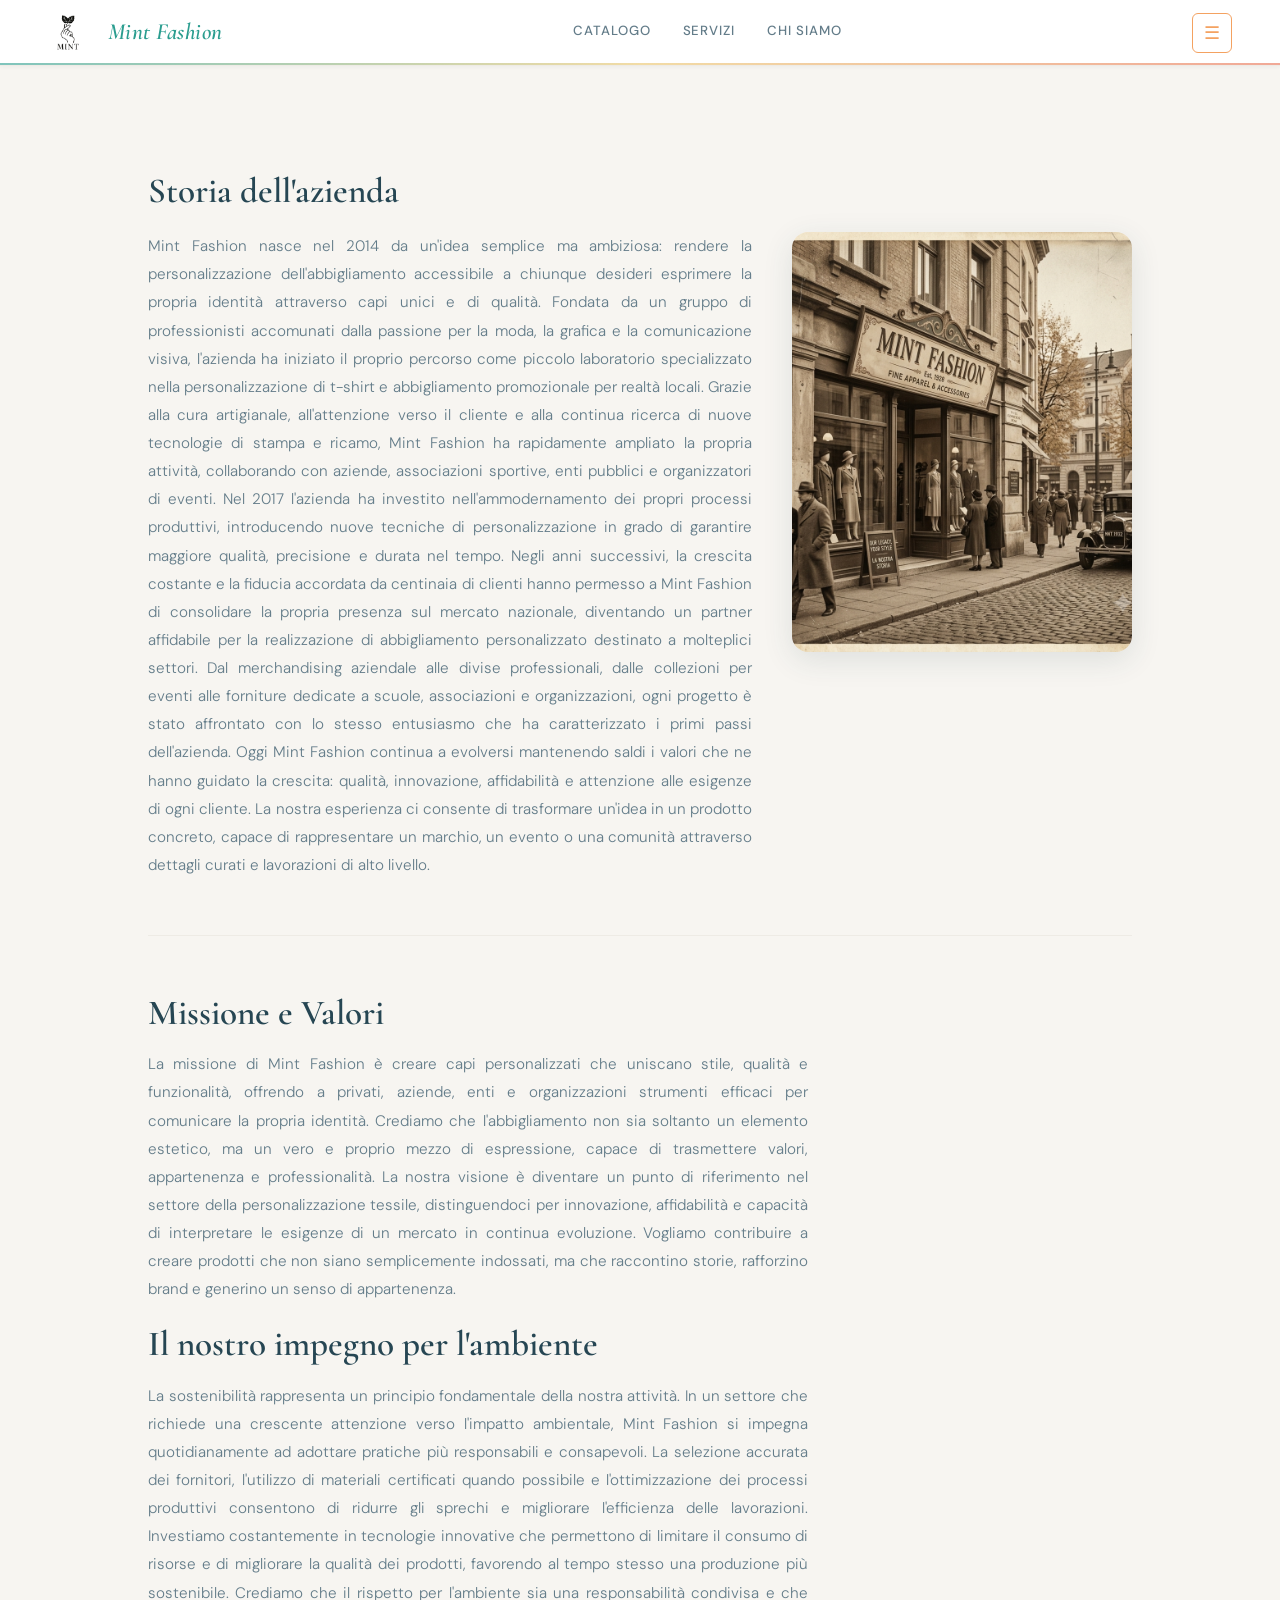
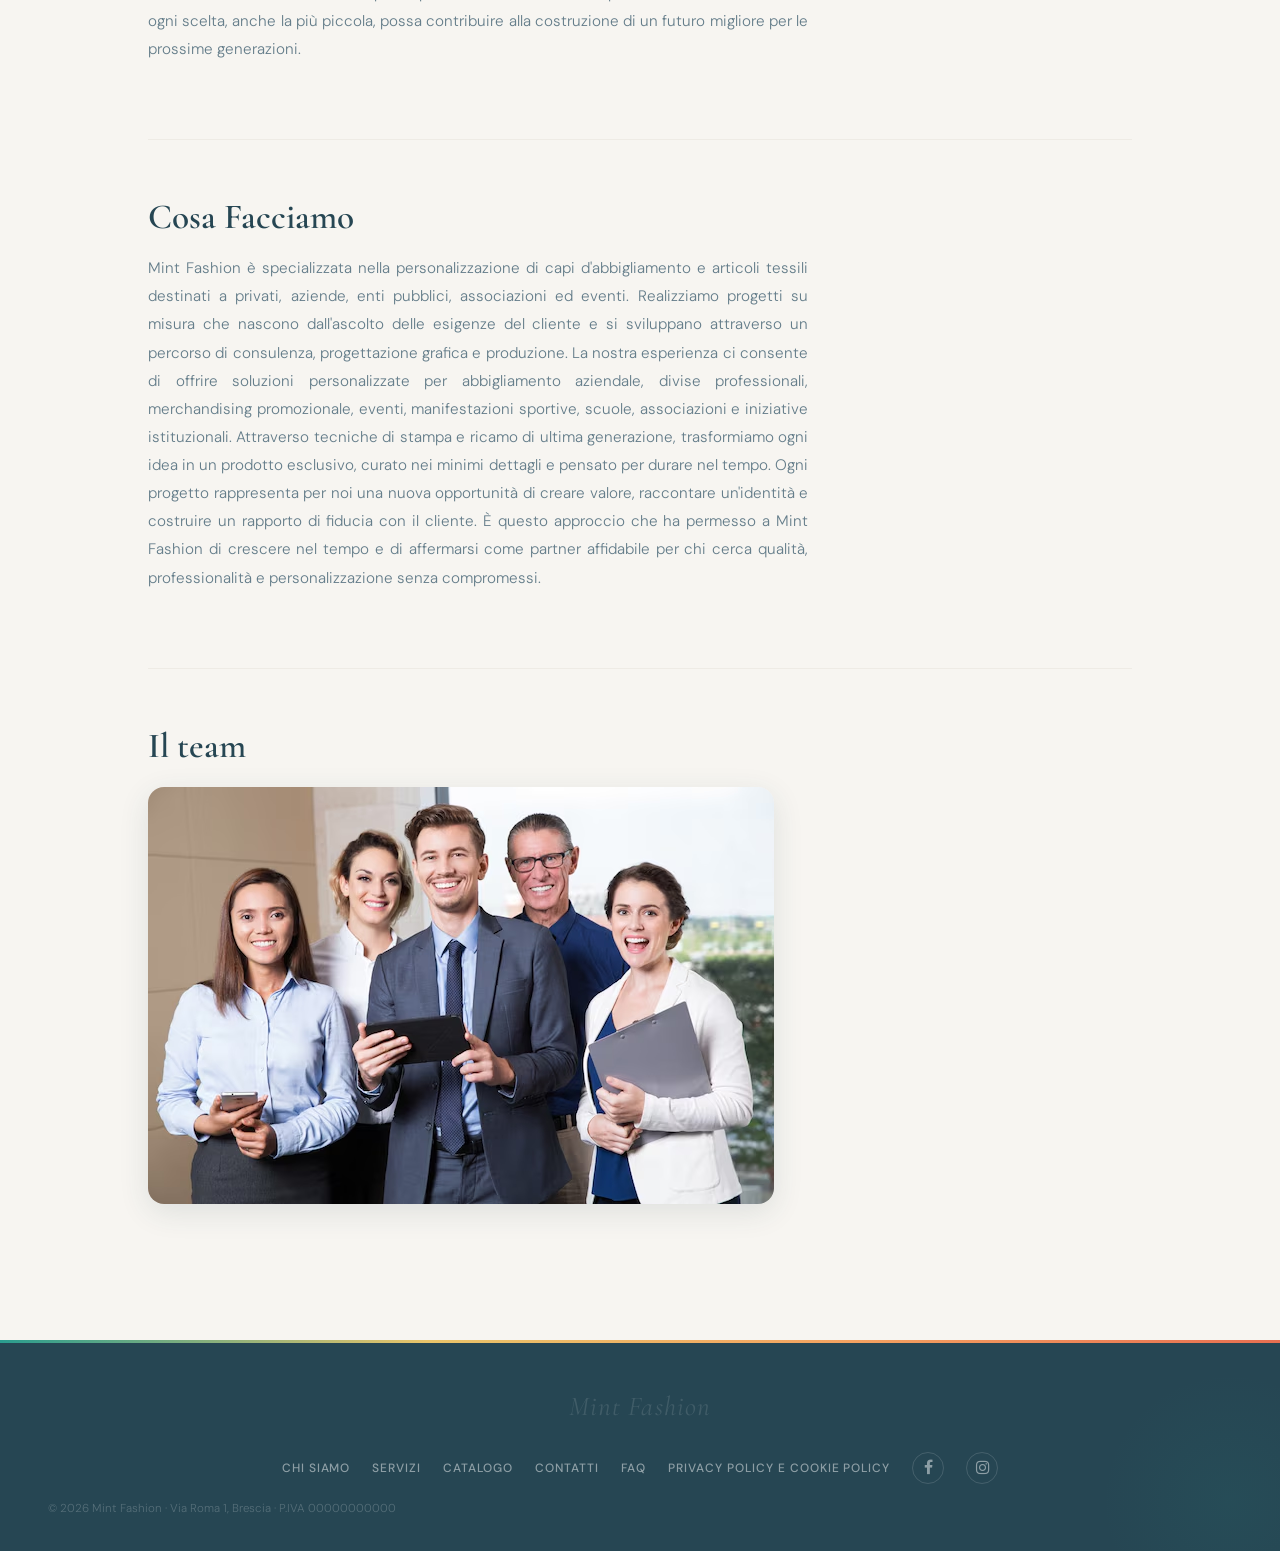
<file: chi_siamo.html>
<!DOCTYPE html>
<html lang="it">

<head>
  <meta charset="UTF-8">
  <meta name="viewport" content="width=device-width, initial-scale=1.0">
  <link rel="icon" type="image/png" href="Immagini/logo.png">
  <meta name="description"
    content="Scopri la storia di Mint Fashion, il nostro team e la passione per la moda su misura, la consulenza d'immagine e l'eleganza personalizzata.">
  <link rel="stylesheet" href="stile.css">
  <link rel="stylesheet" href="https://cdnjs.cloudflare.com/ajax/libs/font-awesome/4.7.0/css/font-awesome.min.css">
  <script src="script.js"></script>
  <title>Mint Fashion | Chi Siamo</title>
</head>

<body>
  <header>
    <a href="index.html" class="logo-link">
      <img src="Immagini/logo.png" alt="Logo" loading="lazy" class="logo">
    </a>
    <h1>Mint Fashion</h1>
    <nav class="main-nav">
      <a href="catalogo.html">Catalogo</a>
      <a href="servizi.html">Servizi</a>
      <a href="chi_siamo.html">Chi Siamo</a>
    </nav>
    <button class="menu" onclick="toggleMenu()">☰</button>
    <aside class="sidebar" id="sidebar">
      <a href="chi_siamo.html">Chi Siamo</a>
      <a href="servizi.html">Servizi</a>
      <a href="catalogo.html">Catalogo</a>
      <a href="richiesta_preventivi.html">Richiesta Preventivi</a>
      <a href="contatti.html">Contatti</a>
      <a href="FAQ.html">FAQ</a>
      <a href="privacy_cookie.html">Privacy Policy e Cookie Policy</a>

    </aside>
  </header>
  <main>
    <section> <!-- sezioe storia dell'azienda -->
      <h2>Storia dell'azienda</h2>
      <div class="storia-layout">
        <p>Mint Fashion nasce nel 2014 da un'idea semplice ma ambiziosa: rendere la personalizzazione dell'abbigliamento
          accessibile a chiunque desideri esprimere la propria identità attraverso capi unici e di qualità. Fondata da
          un
          gruppo di professionisti accomunati dalla passione per la moda, la grafica e la comunicazione visiva,
          l'azienda
          ha iniziato il proprio percorso come piccolo laboratorio specializzato nella personalizzazione di t-shirt e
          abbigliamento promozionale per realtà locali.

          Grazie alla cura artigianale, all'attenzione verso il cliente e alla continua ricerca di nuove tecnologie di
          stampa e ricamo, Mint Fashion ha rapidamente ampliato la propria attività, collaborando con aziende,
          associazioni sportive, enti pubblici e organizzatori di eventi. Nel 2017 l'azienda ha investito
          nell'ammodernamento dei propri processi produttivi, introducendo nuove tecniche di personalizzazione in grado
          di
          garantire maggiore qualità, precisione e durata nel tempo.

          Negli anni successivi, la crescita costante e la fiducia accordata da centinaia di clienti hanno permesso a
          Mint
          Fashion di consolidare la propria presenza sul mercato nazionale, diventando un partner affidabile per la
          realizzazione di abbigliamento personalizzato destinato a molteplici settori. Dal merchandising aziendale alle
          divise professionali, dalle collezioni per eventi alle forniture dedicate a scuole, associazioni e
          organizzazioni, ogni progetto è stato affrontato con lo stesso entusiasmo che ha caratterizzato i primi passi
          dell'azienda.

          Oggi Mint Fashion continua a evolversi mantenendo saldi i valori che ne hanno guidato la crescita: qualità,
          innovazione, affidabilità e attenzione alle esigenze di ogni cliente. La nostra esperienza ci consente di
          trasformare un'idea in un prodotto concreto, capace di rappresentare un marchio, un evento o una comunità
          attraverso dettagli curati e lavorazioni di alto livello.</p> <img src="Immagini/origini_azienda.png"
          loading="lazy" alt="foto dell'azienda alle origini">
      </div>
    </section>
    <section>
      <h2>Missione e Valori</h2>
      <p>La missione di Mint Fashion è creare capi personalizzati che uniscano stile, qualità e funzionalità, offrendo a
        privati, aziende, enti e organizzazioni strumenti efficaci per comunicare la propria identità. Crediamo che
        l'abbigliamento non sia soltanto un elemento estetico, ma un vero e proprio mezzo di espressione, capace di
        trasmettere valori, appartenenza e professionalità.

        La nostra visione è diventare un punto di riferimento nel settore della personalizzazione tessile,
        distinguendoci per innovazione, affidabilità e capacità di interpretare le esigenze di un mercato in continua
        evoluzione. Vogliamo contribuire a creare prodotti che non siano semplicemente indossati, ma che raccontino
        storie, rafforzino brand e generino un senso di appartenenza.</p>
      <h2>Il nostro impegno per l'ambiente</h2>
      <p>La sostenibilità rappresenta un principio fondamentale della nostra attività. In un settore che richiede una
        crescente attenzione verso l'impatto ambientale, Mint Fashion si impegna quotidianamente ad adottare pratiche
        più responsabili e consapevoli. La selezione accurata dei fornitori, l'utilizzo di materiali certificati quando
        possibile e l'ottimizzazione dei processi produttivi consentono di ridurre gli sprechi e migliorare l'efficienza
        delle lavorazioni.

        Investiamo costantemente in tecnologie innovative che permettono di limitare il consumo di risorse e di
        migliorare la qualità dei prodotti, favorendo al tempo stesso una produzione più sostenibile. Crediamo che il
        rispetto per l'ambiente sia una responsabilità condivisa e che ogni scelta, anche la più piccola, possa
        contribuire alla costruzione di un futuro migliore per le prossime generazioni.</p>
    </section>
    <section>
      <h2>Cosa Facciamo</h2>
      <p>Mint Fashion è specializzata nella personalizzazione di capi d'abbigliamento e articoli tessili destinati a
        privati, aziende, enti pubblici, associazioni ed eventi. Realizziamo progetti su misura che nascono dall'ascolto
        delle esigenze del cliente e si sviluppano attraverso un percorso di consulenza, progettazione grafica e
        produzione.

        La nostra esperienza ci consente di offrire soluzioni personalizzate per abbigliamento aziendale, divise
        professionali, merchandising promozionale, eventi, manifestazioni sportive, scuole, associazioni e iniziative
        istituzionali. Attraverso tecniche di stampa e ricamo di ultima generazione, trasformiamo ogni idea in un
        prodotto esclusivo, curato nei minimi dettagli e pensato per durare nel tempo.

        Ogni progetto rappresenta per noi una nuova opportunità di creare valore, raccontare un'identità e costruire un
        rapporto di fiducia con il cliente. È questo approccio che ha permesso a Mint Fashion di crescere nel tempo e di
        affermarsi come partner affidabile per chi cerca qualità, professionalità e personalizzazione senza compromessi.
      </p>
    </section>
    <section>
      <h2>Il team</h2>
      <img id="foto-team" src="Immagini\team.avif" alt="Il nostro team!" loading="lazy">
    </section>

  </main>
  <footer>
    <span class="footer-brand">Mint Fashion</span>
    <nav>
      <a href="chi_siamo.html">Chi Siamo</a>
      <a href="servizi.html">Servizi</a>
      <a href="catalogo.html">Catalogo</a>
      <a href="contatti.html">Contatti</a>
      <a href="FAQ.html">FAQ</a>
      <a href="privacy_cookie.html">Privacy Policy e Cookie Policy</a>
      <a href="https://www.facebook.com/login/?next=https%3A%2F%2Fwww.facebook.com%2F%3Flocale%3Dit_IT"
        class="fa fa-facebook"></a>
      <a href="https://www.instagram.com/" class="fa fa-instagram"></a>

    </nav>
    <p>© 2026 Mint Fashion · Via Roma 1, Brescia · P.IVA 00000000000</p>
  </footer>
</body>

</html>
</file>
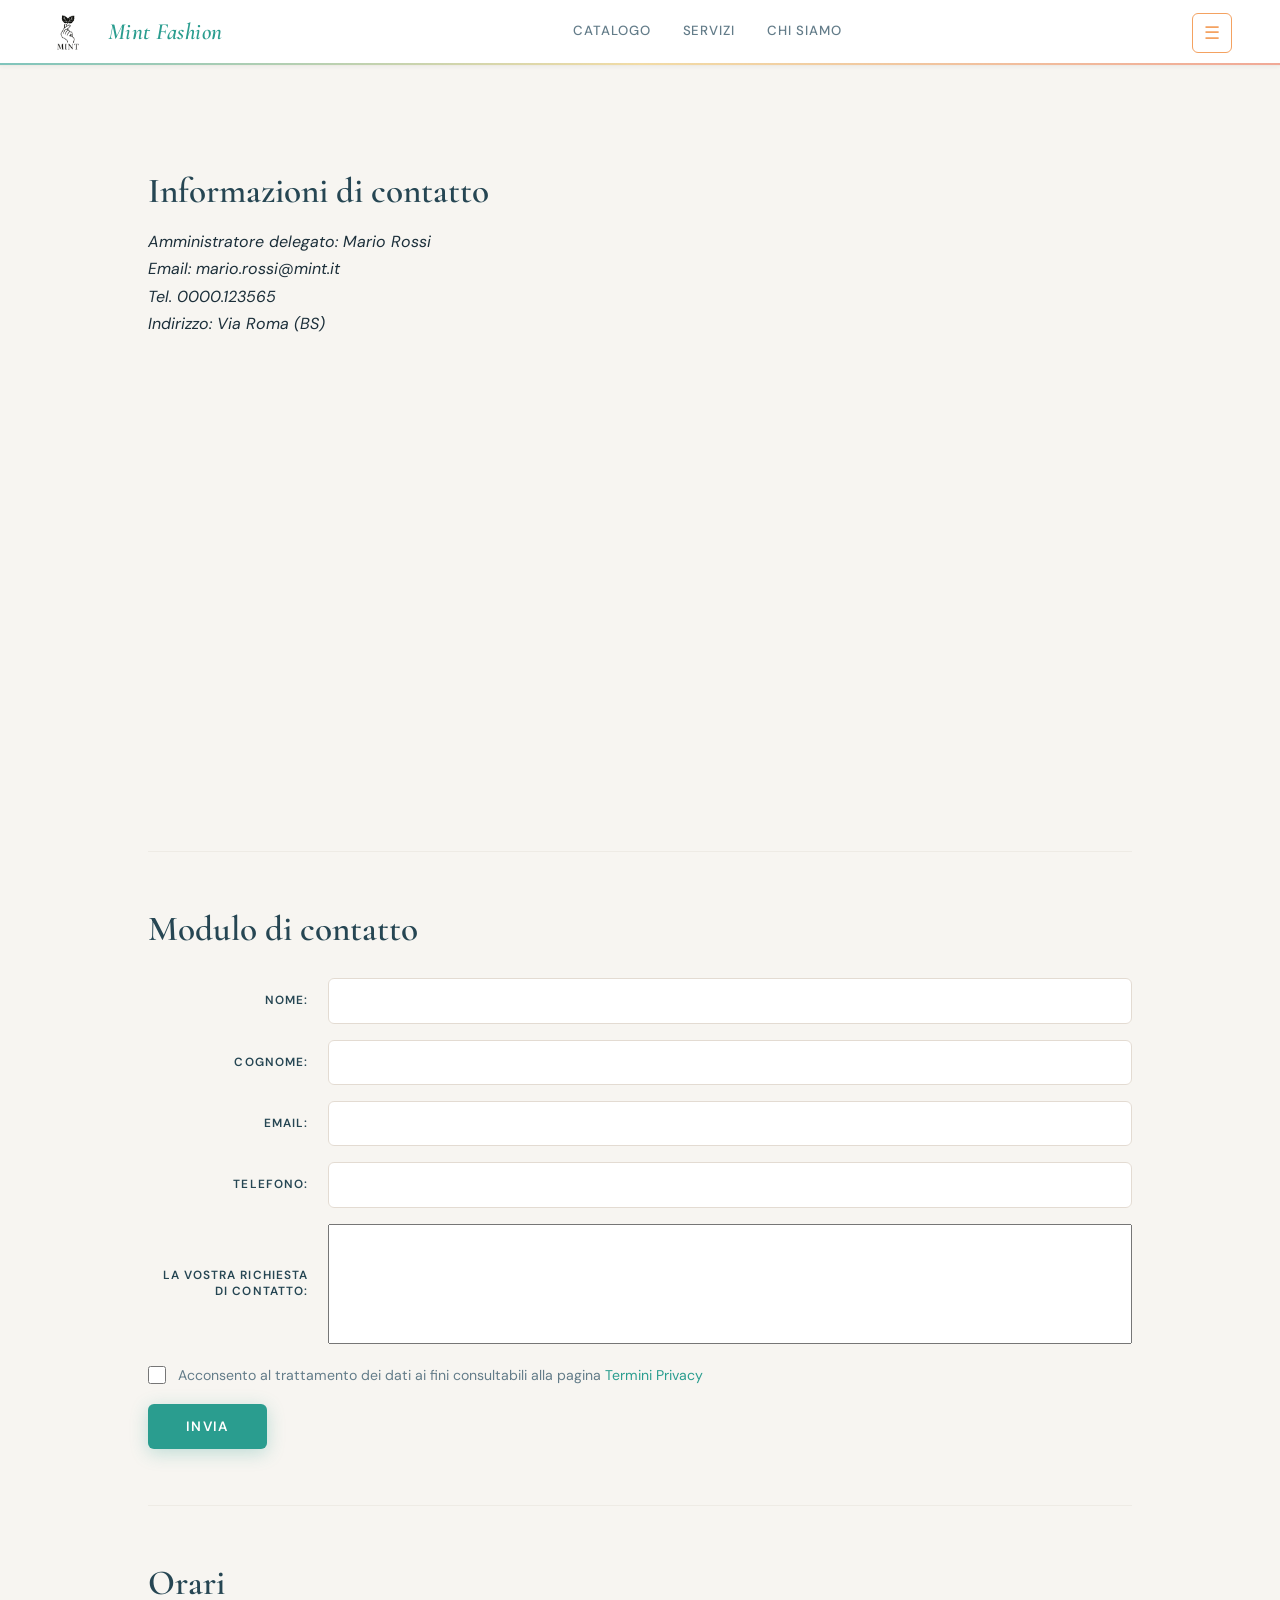
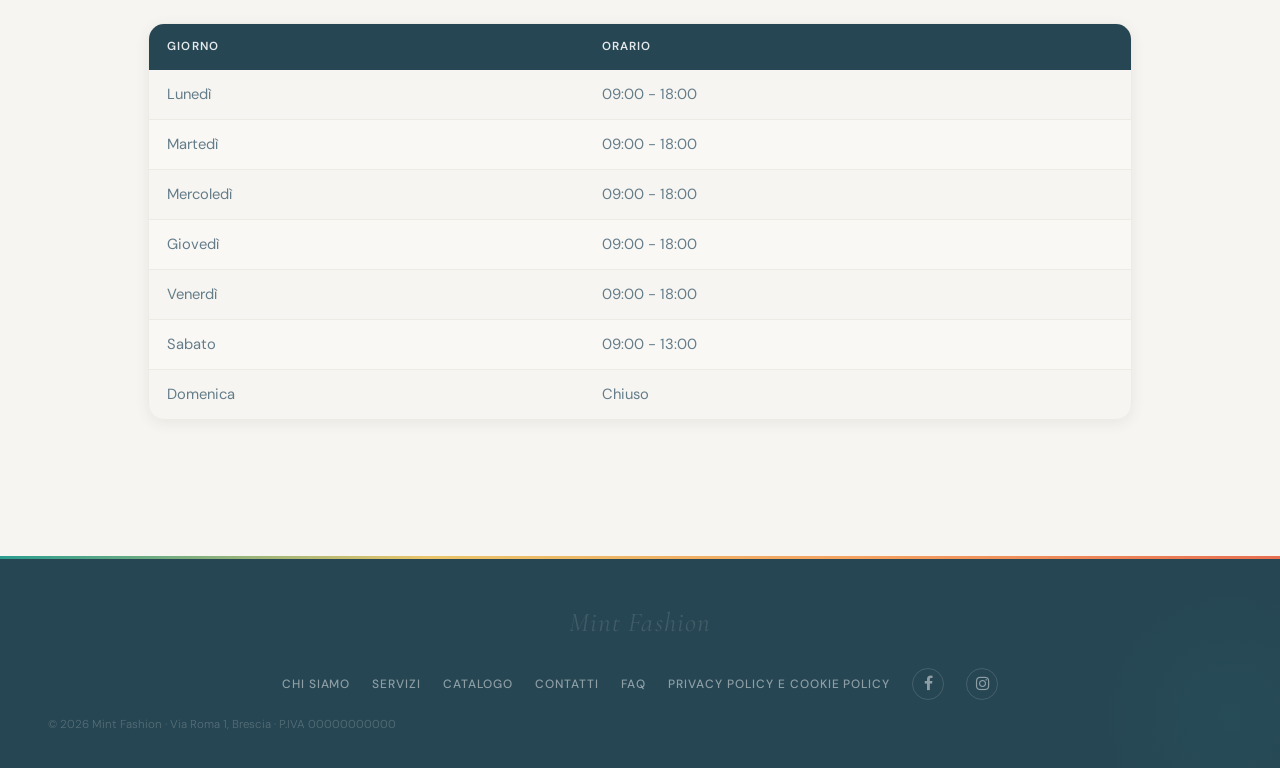
<file: contatti.html>
<!DOCTYPE html>
<html lang="it">

<head>
  <meta charset="UTF-8">
  <meta name="viewport" content="width=device-width, initial-scale=1.0">
  <link rel="icon" type="image/png" href="Immagini/logo.png">
  <meta name="description" content="Contatta Mint Fashion per una consulenza d'immagine personalizzata e scopri come valorizzare il tuo stile.">
  <link rel="stylesheet" href="stile.css">
  <link rel="stylesheet" href="https://cdnjs.cloudflare.com/ajax/libs/font-awesome/4.7.0/css/font-awesome.min.css">
  <script src="script.js"></script>
  <title>Mint Fashion | Contatti</title>
</head>

<body>
  <header>
    <a href="index.html" class="logo-link">
      <img src="Immagini/logo.png" alt="Logo" loading="lazy" class="logo">
    </a>
    <h1>Mint Fashion</h1>
    <nav class="main-nav">
      <a href="catalogo.html">Catalogo</a>
      <a href="servizi.html">Servizi</a>
      <a href="chi_siamo.html">Chi Siamo</a>
    </nav>
    <button class="menu" onclick="toggleMenu()">☰</button>
    <aside class="sidebar" id="sidebar">
      <a href="chi_siamo.html">Chi Siamo</a>
      <a href="servizi.html">Servizi</a>
      <a href="catalogo.html">Catalogo</a>
      <a href="richiesta_preventivi.html">Richiesta Preventivi</a>
      <a href="contatti.html">Contatti</a>
      <a href="FAQ.html">FAQ</a>
      <a href="privacy_cookie.html">Privacy Policy e Cookie Policy</a>
    </aside>
  </header>

  <main>

    <section>
      <h2>Informazioni di contatto</h2>
      <address>
        Amministratore delegato: Mario Rossi<br>
        Email: mario.rossi@mint.it<br>
        Tel. 0000.123565<br>
        Indirizzo: Via Roma (BS)
      </address>
      <div class="map_container">
        <iframe
          src="https://www.google.com/maps/embed?pb=!1m18!1m12!1m3!1d2795.0886873007266!2d10.18028787670565!3d45.52842082915081!2m3!1f0!2f0!3f0!3m2!1i1024!2i768!4f13.1!3m3!1m2!1s0x4781769cd56a4587%3A0xc8118b8af9d09071!2sVia%20Roma%2C%2025125%20Brescia%20BS!5e0!3m2!1sit!2sit!4v1780495384263!5m2!1sit!2sit"
          width="600" height="450" style="border:0;" allowfullscreen="" loading="lazy"
          referrerpolicy="no-referrer-when-downgrade">
        </iframe>
      </div>
    </section>
    <section>
      <h2>Modulo di contatto</h2>
      <form action=" " method=" ">
        <label for="nome">Nome:</label>
        <input type="text" id="nome" name="nome" required>
        <label for="cognome">Cognome:</label>
        <input type="text" id="cognome" name="cognome" required><br>
        <label for="email">Email:</label>
        <input type="email" id="email" name="email" required><br>
        <label for="nTel">Telefono:</label>
        <input type="tel" id="ntel" name="ntel"><br>
        <label for="testoMessaggio">La vostra richiesta di contatto:</label>
        <input type="textarea" id="testoMessaggio" name="testoMessaggio" required><br>
        <div class="check-row">
          <input type="checkbox" id="privacy" name="privacy" required>
          <label for="privacy">
            Acconsento al trattamento dei dati ai fini consultabili alla pagina
            <a href="privacy_cookie.html">Termini Privacy</a>
          </label>
        </div>

        <button type="submit">Invia</button>
      </form>
    </section>
    <section>
      <h2>Orari</h2>
      <table>
        <thead>
          <tr>
            <th>Giorno</th>
            <th>Orario</th>
          </tr>
        </thead>

        <tbody>
          <tr>
            <td>Lunedì</td>
            <td>09:00 - 18:00</td>
          </tr>

          <tr>
            <td>Martedì</td>
            <td>09:00 - 18:00</td>
          </tr>

          <tr>
            <td>Mercoledì</td>
            <td>09:00 - 18:00</td>
          </tr>

          <tr>
            <td>Giovedì</td>
            <td>09:00 - 18:00</td>
          </tr>

          <tr>
            <td>Venerdì</td>
            <td>09:00 - 18:00</td>
          </tr>

          <tr>
            <td>Sabato</td>
            <td>09:00 - 13:00</td>
          </tr>

          <tr>
            <td>Domenica</td>
            <td>Chiuso</td>
          </tr>
        </tbody>
      </table>
    </section>
  </main>
  <footer>
    <span class="footer-brand">Mint Fashion</span>
    <nav>
      <a href="chi_siamo.html">Chi Siamo</a>
      <a href="servizi.html">Servizi</a>
      <a href="catalogo.html">Catalogo</a>
      <a href="contatti.html">Contatti</a>
      <a href="FAQ.html">FAQ</a>
      <a href="privacy_cookie.html">Privacy Policy e Cookie Policy</a>
      <a href="https://www.facebook.com/login/?next=https%3A%2F%2Fwww.facebook.com%2F%3Flocale%3Dit_IT"
        class="fa fa-facebook"></a>
      <a href="https://www.instagram.com/" class="fa fa-instagram"></a>

    </nav>
    <p>© 2026 Mint Fashion · Via Roma 1, Brescia · P.IVA 00000000000</p>
  </footer>


</body>

</html>
</file>
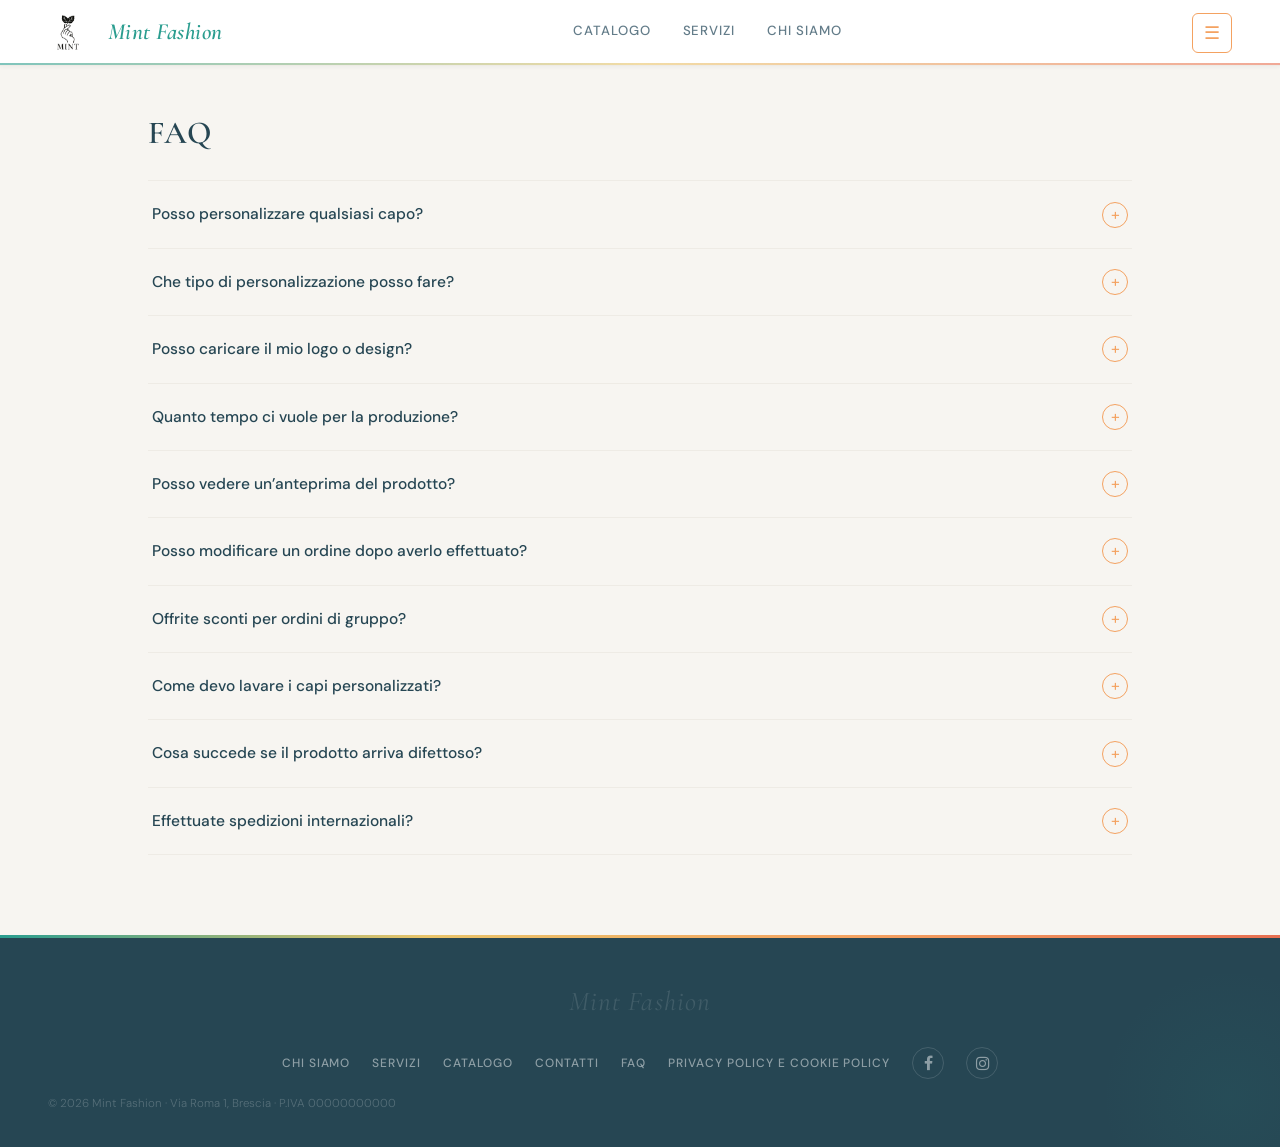
<file: FAQ.html>
<!DOCTYPE html>
<html lang="it">

<head>
  <meta charset="UTF-8">
  <meta name="viewport" content="width=device-width, initial-scale=1.0">
  <link rel="icon" type="image/png" href="Immagini/logo.png">
  <meta name="description" content="Trova risposte alle domande più frequenti sui servizi di Mint Fashion, preventivi, personalizzazioni e tempi di realizzazione."><meta name="description" content="Trova risposte alle domande più frequenti sui servizi di Mint Fashion, preventivi, personalizzazioni e tempi di realizzazione.">
  <link rel="stylesheet" href="stile.css">
  <link rel="stylesheet" href="https://cdnjs.cloudflare.com/ajax/libs/font-awesome/4.7.0/css/font-awesome.min.css">
  <script src="script.js"></script>
  <title>Mint Fashion | FAQ</title>
</head>

<body>
  <header>
    <a href="index.html" class="logo-link">
      <img src="Immagini/logo.png" alt="Logo" loading="lazy" class="logo">
    </a>
    <h1>Mint Fashion</h1>
    <nav class="main-nav">
      <a href="catalogo.html">Catalogo</a>
      <a href="servizi.html">Servizi</a>
      <a href="chi_siamo.html">Chi Siamo</a>
    </nav>
    <button class="menu" onclick="toggleMenu()">☰</button>
    <aside class="sidebar" id="sidebar">
      <a href="chi_siamo.html">Chi Siamo</a>
      <a href="servizi.html">Servizi</a>
      <a href="catalogo.html">Catalogo</a>
      <a href="richiesta_preventivi.html">Richiesta Preventivi</a>
      <a href="contatti.html">Contatti</a>
      <a href="FAQ.html">FAQ</a>
      <a href="privacy_cookie.html">Privacy Policy e Cookie Policy</a>

    </aside>
  </header>
  <main>
    <h2>FAQ</h2>
    <div id="faq-container"></div>
  </main>
  <footer>
    <span class="footer-brand">Mint Fashion</span>
    <nav>
      <a href="chi_siamo.html">Chi Siamo</a>
      <a href="servizi.html">Servizi</a>
      <a href="catalogo.html">Catalogo</a>
      <a href="contatti.html">Contatti</a>
      <a href="FAQ.html">FAQ</a>
      <a href="privacy_cookie.html">Privacy Policy e Cookie Policy</a>
      <a href="https://www.facebook.com/login/?next=https%3A%2F%2Fwww.facebook.com%2F%3Flocale%3Dit_IT"
        class="fa fa-facebook"></a>
      <a href="https://www.instagram.com/" class="fa fa-instagram"></a>

    </nav>
    <p>© 2026 Mint Fashion · Via Roma 1, Brescia · P.IVA 00000000000</p>
  </footer>


</body>

</html>
</file>
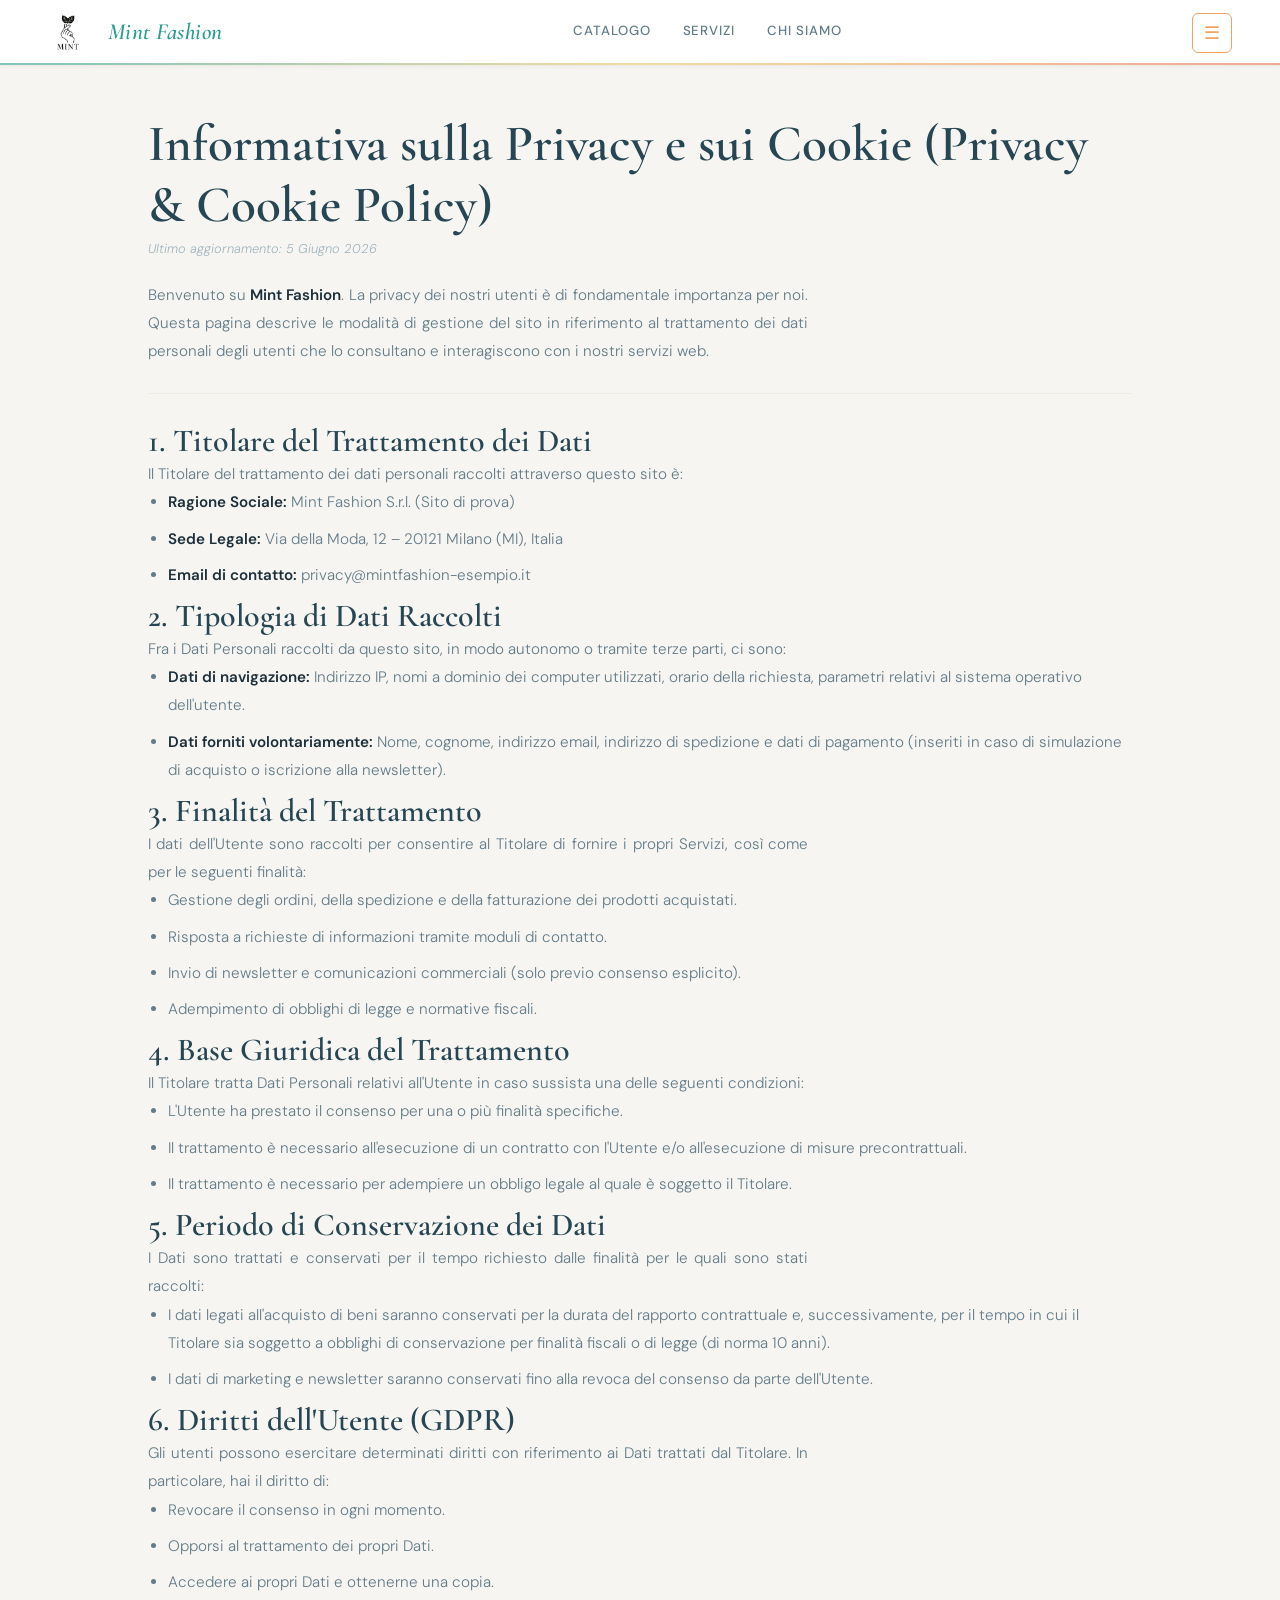
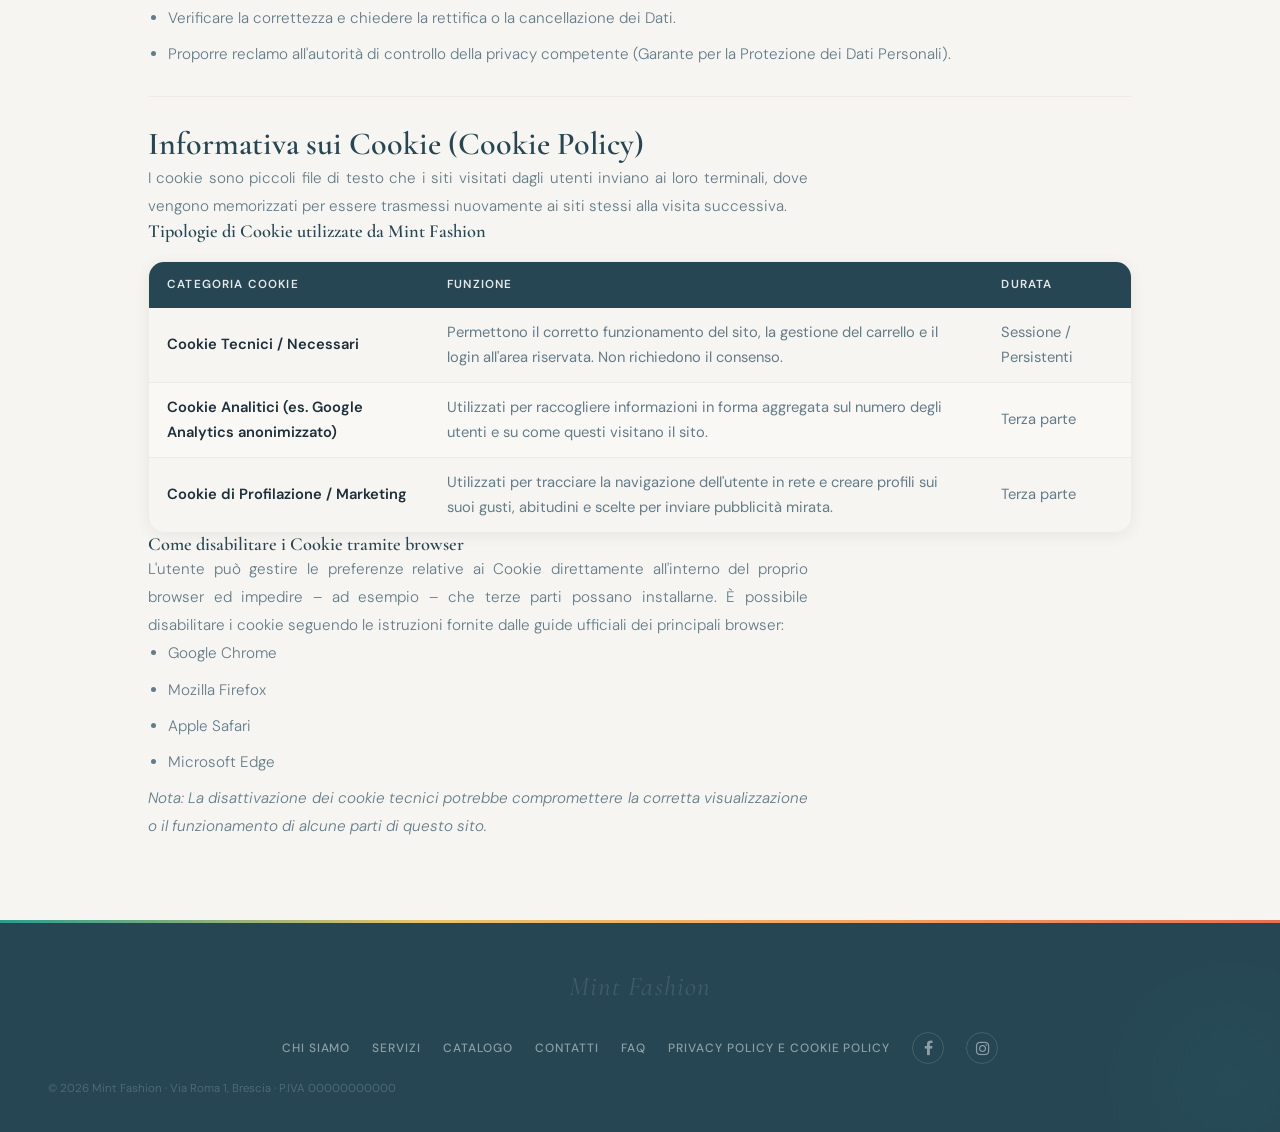
<file: privacy_cookie.html>
<!DOCTYPE html>
<html lang="it">

<head>
  <meta charset="UTF-8">
  <meta name="viewport" content="width=device-width, initial-scale=1.0">
  <link rel="icon" type="image/png" href="Immagini/logo.png">
  <meta name="description" content="Informativa sulla privacy di Mint Fashion relativa al trattamento dei dati personali e all'utilizzo del sito web.">
  <link rel="stylesheet" href="stile.css">
  <link rel="stylesheet" href="https://cdnjs.cloudflare.com/ajax/libs/font-awesome/4.7.0/css/font-awesome.min.css">
  <script src="script.js"></script>
  <title>Mint Fashion | Privacy</title>
</head>

<body>
  <header>
    <a href="index.html" class="logo-link">
      <img src="Immagini/logo.png" alt="Logo" loading="lazy" class="logo">
    </a>
    <h1>Mint Fashion</h1>
    <nav class="main-nav">
      <a href="catalogo.html">Catalogo</a>
      <a href="servizi.html">Servizi</a>
      <a href="chi_siamo.html">Chi Siamo</a>
    </nav>
    <button class="menu" onclick="toggleMenu()">☰</button>
    <aside class="sidebar" id="sidebar">
      <a href="chi_siamo.html">Chi Siamo</a>
      <a href="servizi.html">Servizi</a>
      <a href="catalogo.html">Catalogo</a>
      <a href="richiesta_preventivi.html">Richiesta Preventivi</a>
      <a href="contatti.html">Contatti</a>
      <a href="FAQ.html">FAQ</a>
      <a href="privacy_cookie.html">Privacy Policy e Cookie Policy</a>

    </aside>
  </header>
  <main>
    <h1>Informativa sulla Privacy e sui Cookie (Privacy & Cookie Policy)</h1>
    <p class="date">Ultimo aggiornamento: 5 Giugno 2026</p>

    <p>Benvenuto su <strong>Mint Fashion</strong>. La privacy dei nostri utenti è di fondamentale importanza per noi.
      Questa pagina descrive le modalità di gestione del sito in riferimento al trattamento dei dati personali degli
      utenti che lo consultano e interagiscono con i nostri servizi web.</p>

    <hr>

    <h2>1. Titolare del Trattamento dei Dati</h2>
    <p>Il Titolare del trattamento dei dati personali raccolti attraverso questo sito è:</p>
    <ul>
      <li><strong>Ragione Sociale:</strong> Mint Fashion S.r.l. (Sito di prova)</li>
      <li><strong>Sede Legale:</strong> Via della Moda, 12 – 20121 Milano (MI), Italia</li>
      <li><strong>Email di contatto:</strong> privacy@mintfashion-esempio.it</li>
    </ul>

    <h2>2. Tipologia di Dati Raccolti</h2>
    <p>Fra i Dati Personali raccolti da questo sito, in modo autonomo o tramite terze parti, ci sono:</p>
    <ul>
      <li><strong>Dati di navigazione:</strong> Indirizzo IP, nomi a dominio dei computer utilizzati, orario della
        richiesta, parametri relativi al sistema operativo dell'utente.</li>
      <li><strong>Dati forniti volontariamente:</strong> Nome, cognome, indirizzo email, indirizzo di spedizione e dati
        di pagamento (inseriti in caso di simulazione di acquisto o iscrizione alla newsletter).</li>
    </ul>

    <h2>3. Finalità del Trattamento</h2>
    <p>I dati dell'Utente sono raccolti per consentire al Titolare di fornire i propri Servizi, così come per le
      seguenti finalità:</p>
    <ul>
      <li>Gestione degli ordini, della spedizione e della fatturazione dei prodotti acquistati.</li>
      <li>Risposta a richieste di informazioni tramite moduli di contatto.</li>
      <li>Invio di newsletter e comunicazioni commerciali (solo previo consenso esplicito).</li>
      <li>Adempimento di obblighi di legge e normative fiscali.</li>
    </ul>

    <h2>4. Base Giuridica del Trattamento</h2>
    <p>Il Titolare tratta Dati Personali relativi all'Utente in caso sussista una delle seguenti condizioni:</p>
    <ul>
      <li>L'Utente ha prestato il consenso per una o più finalità specifiche.</li>
      <li>Il trattamento è necessario all'esecuzione di un contratto con l'Utente e/o all'esecuzione di misure
        precontrattuali.</li>
      <li>Il trattamento è necessario per adempiere un obbligo legale al quale è soggetto il Titolare.</li>
    </ul>

    <h2>5. Periodo di Conservazione dei Dati</h2>
    <p>I Dati sono trattati e conservati per il tempo richiesto dalle finalità per le quali sono stati raccolti:</p>
    <ul>
      <li>I dati legati all'acquisto di beni saranno conservati per la durata del rapporto contrattuale e,
        successivamente, per il tempo in cui il Titolare sia soggetto a obblighi di conservazione per finalità fiscali o
        di legge (di norma 10 anni).</li>
      <li>I dati di marketing e newsletter saranno conservati fino alla revoca del consenso da parte dell'Utente.</li>
    </ul>

    <h2>6. Diritti dell'Utente (GDPR)</h2>
    <p>Gli utenti possono esercitare determinati diritti con riferimento ai Dati trattati dal Titolare. In particolare,
      hai il diritto di:</p>
    <ul>
      <li>Revocare il consenso in ogni momento.</li>
      <li>Opporsi al trattamento dei propri Dati.</li>
      <li>Accedere ai propri Dati e ottenerne una copia.</li>
      <li>Verificare la correttezza e chiedere la rettifica o la cancellazione dei Dati.</li>
      <li>Proporre reclamo all'autorità di controllo della privacy competente (Garante per la Protezione dei Dati
        Personali).</li>
    </ul>

    <hr>

    <h2>Informativa sui Cookie (Cookie Policy)</h2>
    <p>I cookie sono piccoli file di testo che i siti visitati dagli utenti inviano ai loro terminali, dove vengono
      memorizzati per essere trasmessi nuovamente ai siti stessi alla visita successiva.</p>

    <h3>Tipologie di Cookie utilizzate da Mint Fashion</h3>
    <table>
      <thead>
        <tr>
          <th>Categoria Cookie</th>
          <th>Funzione</th>
          <th>Durata</th>
        </tr>
      </thead>
      <tbody>
        <tr>
          <td><strong>Cookie Tecnici / Necessari</strong></td>
          <td>Permettono il corretto funzionamento del sito, la gestione del carrello e il login all'area riservata. Non
            richiedono il consenso.</td>
          <td>Sessione / Persistenti</td>
        </tr>
        <tr>
          <td><strong>Cookie Analitici (es. Google Analytics anonimizzato)</strong></td>
          <td>Utilizzati per raccogliere informazioni in forma aggregata sul numero degli utenti e su come questi
            visitano il sito.</td>
          <td>Terza parte</td>
        </tr>
        <tr>
          <td><strong>Cookie di Profilazione / Marketing</strong></td>
          <td>Utilizzati per tracciare la navigazione dell'utente in rete e creare profili sui suoi gusti, abitudini e
            scelte per inviare pubblicità mirata.</td>
          <td>Terza parte</td>
        </tr>
      </tbody>
    </table>

    <h3>Come disabilitare i Cookie tramite browser</h3>
    <p>L'utente può gestire le preferenze relative ai Cookie direttamente all'interno del proprio browser ed impedire –
      ad esempio – che terze parti possano installarne. È possibile disabilitare i cookie seguendo le istruzioni fornite
      dalle guide ufficiali dei principali browser:</p>
    <ul>
      <li>Google Chrome</li>
      <li>Mozilla Firefox</li>
      <li>Apple Safari</li>
      <li>Microsoft Edge</li>
    </ul>
    <p><em>Nota: La disattivazione dei cookie tecnici potrebbe compromettere la corretta visualizzazione o il
        funzionamento di alcune parti di questo sito.</em></p>
  </main>
  <footer>
    <span class="footer-brand">Mint Fashion</span>
    <nav>
      <a href="chi_siamo.html">Chi Siamo</a>
      <a href="servizi.html">Servizi</a>
      <a href="catalogo.html">Catalogo</a>
      <a href="contatti.html">Contatti</a>
      <a href="FAQ.html">FAQ</a>
      <a href="privacy_cookie.html">Privacy Policy e Cookie Policy</a>
      <a href="https://www.facebook.com/login/?next=https%3A%2F%2Fwww.facebook.com%2F%3Flocale%3Dit_IT"
        class="fa fa-facebook"></a>
      <a href="https://www.instagram.com/" class="fa fa-instagram"></a>

    </nav>
    <p>© 2026 Mint Fashion · Via Roma 1, Brescia · P.IVA 00000000000</p>
  </footer>
</body>

</html>
</file>
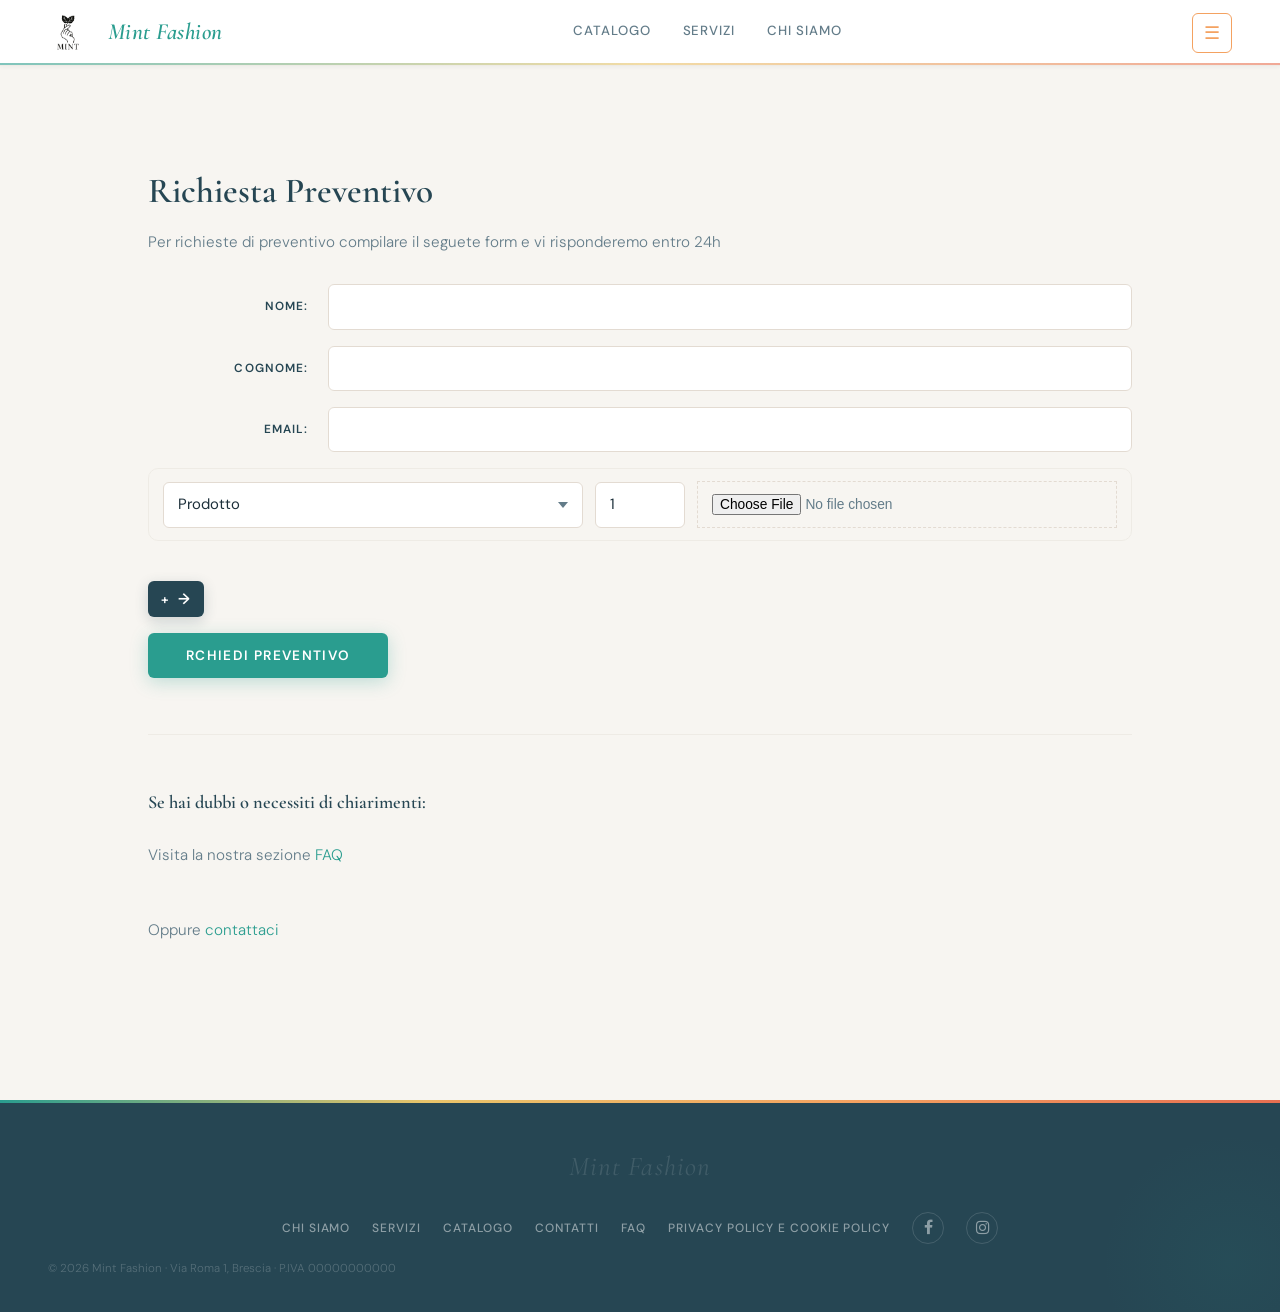
<file: richiesta_preventivi.html>
<!DOCTYPE html>
<html lang="it">

<head>
  <meta charset="UTF-8">
  <meta name="viewport" content="width=device-width, initial-scale=1.0">
  <link rel="icon" type="image/png" href="Immagini/logo.png">
  <meta name="description" content="Richiedi un preventivo personalizzato per capi su misura, modifiche sartoriali e consulenze di stile con Mint Fashion.">
  <link rel="stylesheet" href="stile.css">
  <link rel="stylesheet" href="https://cdnjs.cloudflare.com/ajax/libs/font-awesome/4.7.0/css/font-awesome.min.css">
  <script src="script.js"></script>
  <title>Mint Fashion | Richiesta Preventivi</title>
</head>

<body>
  <header>
    <a href="index.html" class="logo-link">
      <img src="Immagini/logo.png" alt="Logo" loading="lazy" class="logo">
    </a>
    <h1>Mint Fashion</h1>
    <!-- NAV CENTRALE -->
    <nav class="main-nav">
      <a href="catalogo.html">Catalogo</a>
      <a href="servizi.html">Servizi</a>
      <a href="chi_siamo.html">Chi Siamo</a>
    </nav>
    <button class="menu" onclick="toggleMenu()">☰</button>
    <aside class="sidebar" id="sidebar">
      <a href="chi_siamo.html">Chi Siamo</a>
      <a href="servizi.html">Servizi</a>
      <a href="catalogo.html">Catalogo</a>
      <a href="richiesta_preventivi.html">Richiesta Preventivi</a>
      <a href="contatti.html">Contatti</a>
      <a href="FAQ.html">FAQ</a>
      <a href="privacy_cookie.html">Privacy Policy e Cookie Policy</a>

    </aside>
  </header>
  <main>
    <section>
      <h2>Richiesta Preventivo</h2>
      <p>Per richieste di preventivo compilare il seguete form e vi risponderemo entro 24h</p>
      <form action=" " method=" ">
        <label for="nome">Nome:</label>
        <input type="text" id="nome" name="nome" required>
        <label for="cognome">Cognome:</label>
        <input type="text" id="cognome" name="cognome" required><br>
        <label for="email">Email:</label>
        <input type="email" id="email" name="email" required><br>
        <div id="righe">

          <div class="riga">
            <select name="prodotto[]" class="prodotti">
              <option value="">Prodotto</option>
            </select>
            <input type="number" name="quantita[]" value="1" min="1" max="10000">

            <input type="file" name="immagine[]">
          </div>

        </div>
        <button type="button" onclick="aggiungiRiga()">+</button>
        <button type="submit">Rchiedi Preventivo</button>
      </form>
    </section>
    <section>
      <h3>Se hai dubbi o necessiti di chiarimenti:</h3><br>
      <p>Visita la nostra sezione <a href="FAQ.html">FAQ</a></p><br>
      <p>Oppure <a href="contatti.html">contattaci</a></p>
    </section>

  </main>
  <footer>
    <span class="footer-brand">Mint Fashion</span>
    <nav>
      <a href="chi_siamo.html">Chi Siamo</a>
      <a href="servizi.html">Servizi</a>
      <a href="catalogo.html">Catalogo</a>
      <a href="contatti.html">Contatti</a>
      <a href="FAQ.html">FAQ</a>
      <a href="privacy_cookie.html">Privacy Policy e Cookie Policy</a>
      <a href="https://www.facebook.com/login/?next=https%3A%2F%2Fwww.facebook.com%2F%3Flocale%3Dit_IT"
        class="fa fa-facebook"></a>
      <a href="https://www.instagram.com/" class="fa fa-instagram"></a>

    </nav>
    <p>© 2026 Mint Fashion · Via Roma 1, Brescia · P.IVA 00000000000</p>
  </footer>


</body>

</html>
</file>
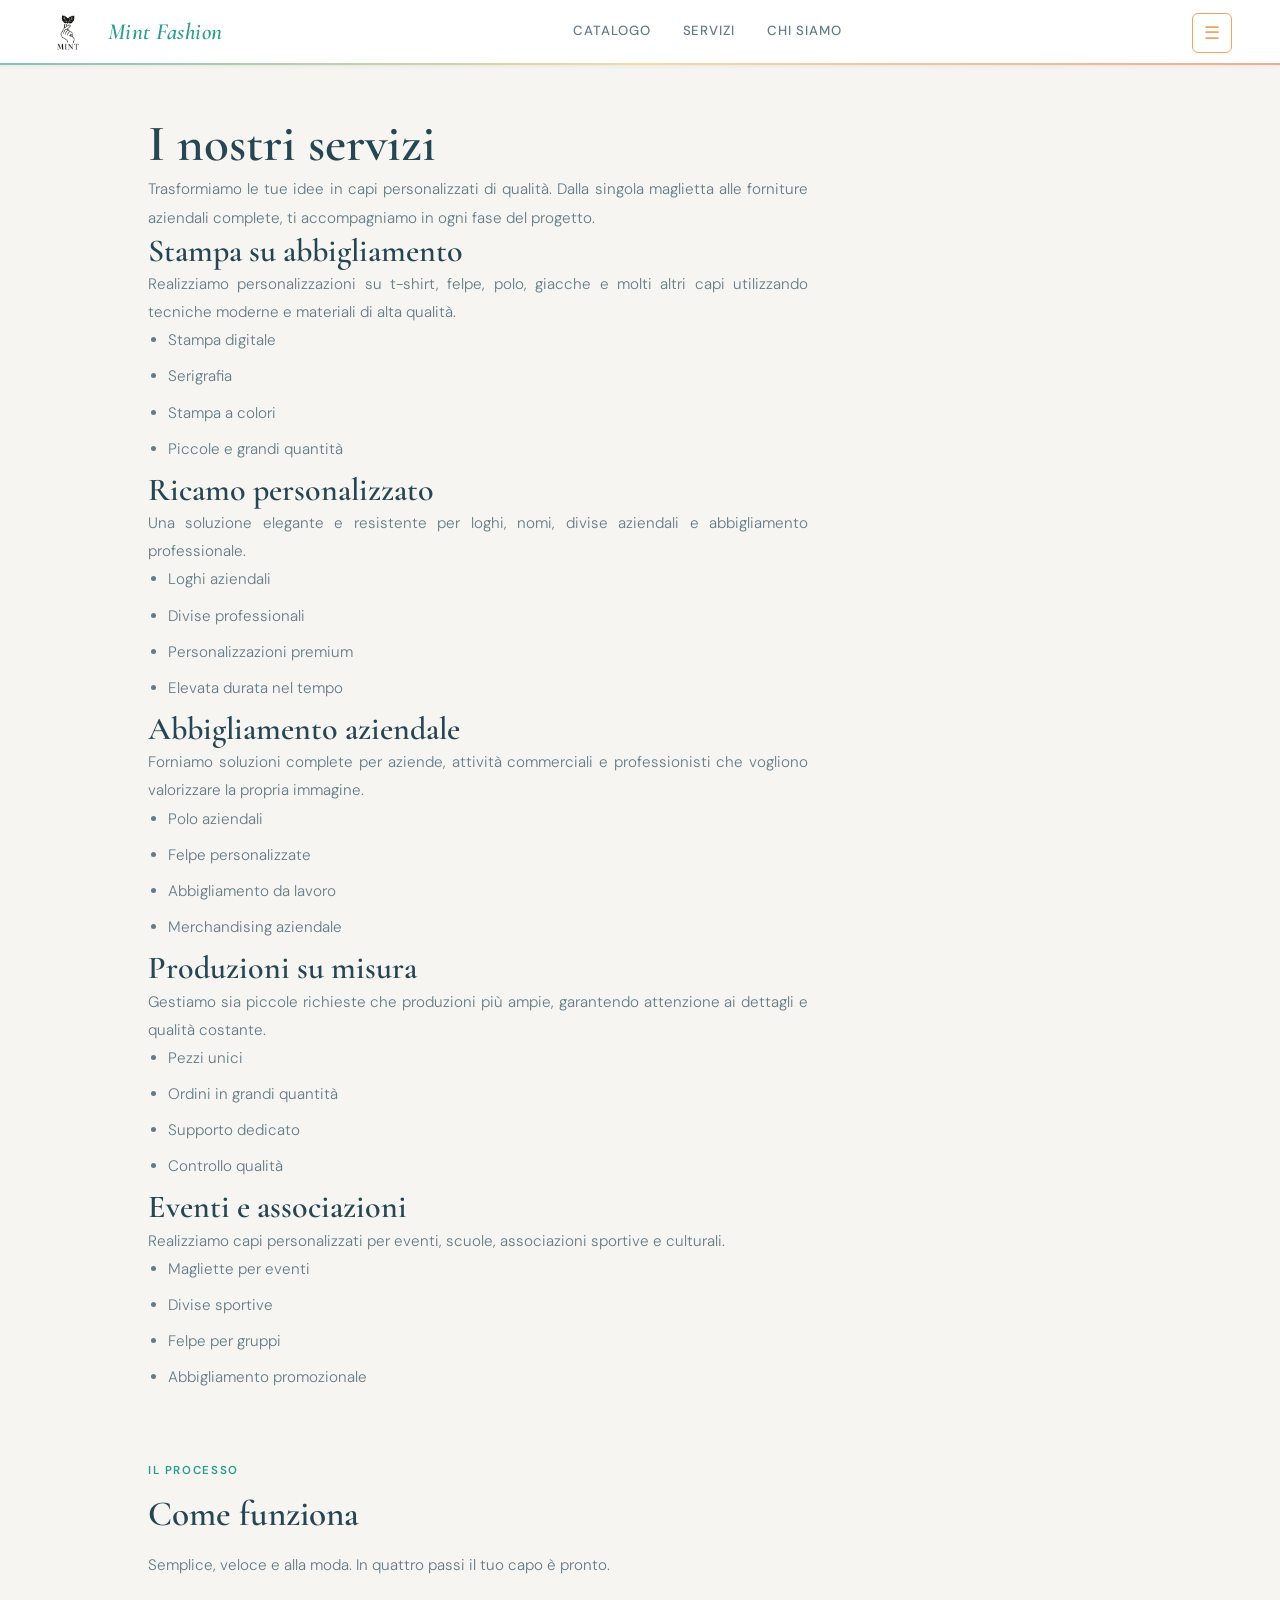
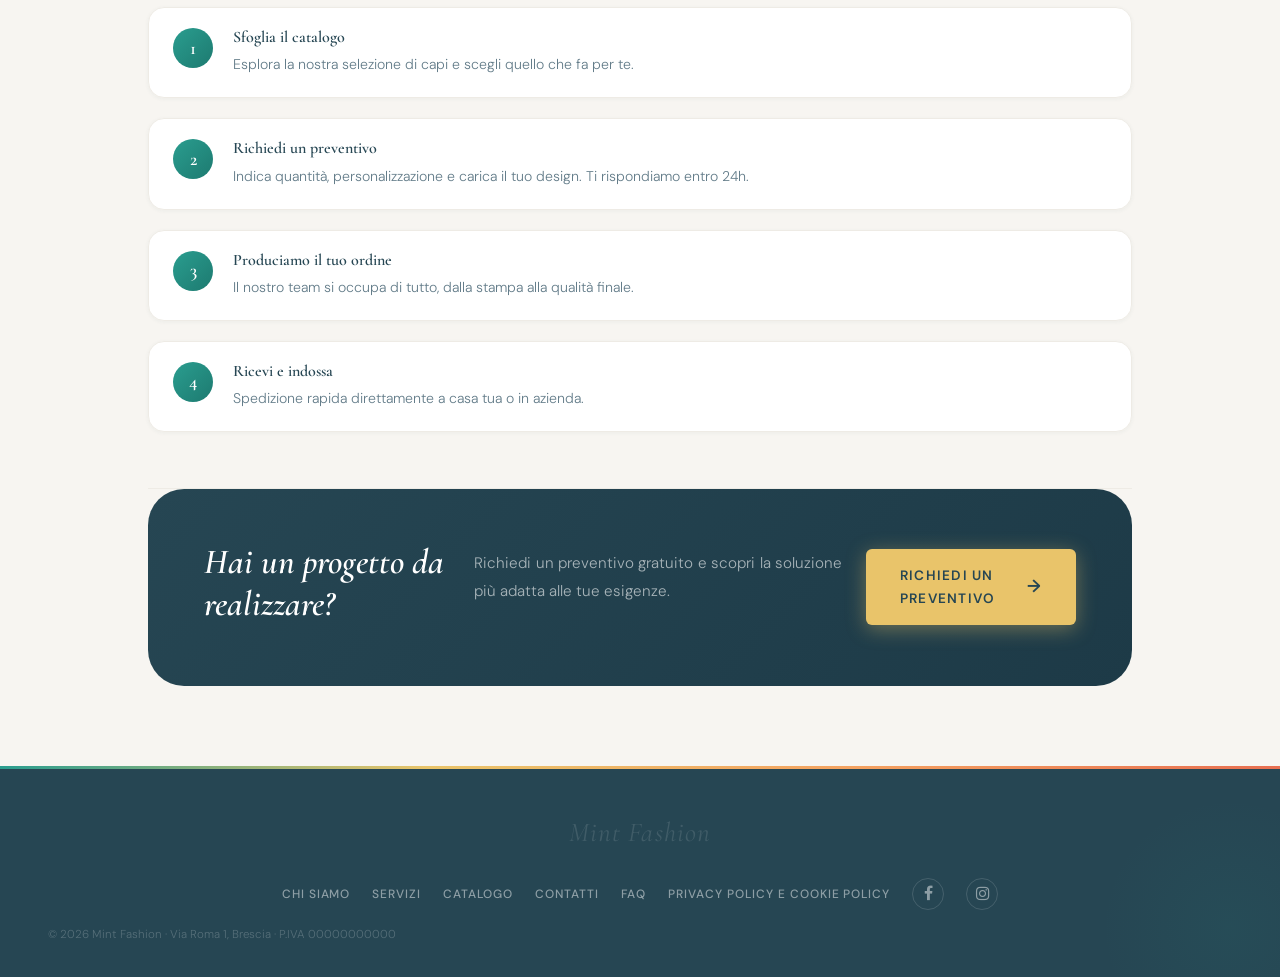
<file: servizi.html>
<!DOCTYPE html>
<html lang="it">

<head>
  <meta charset="UTF-8">
  <meta name="viewport" content="width=device-width, initial-scale=1.0">
  <link rel="icon" type="image/png" href="Immagini/logo.png">
  <meta name="description" content="Scopri i servizi di consulenza d'immagine, personal shopping e analisi del guardaroba di Mint Fashion.">
  <link rel="stylesheet" href="stile.css">
  <link rel="stylesheet" href="https://cdnjs.cloudflare.com/ajax/libs/font-awesome/4.7.0/css/font-awesome.min.css">
  <script src="script.js"></script>
  <title>Mint Fashion | Servizi</title>
</head>

<body>
  <header>
    <a href="index.html" class="logo-link">
      <img src="Immagini/logo.png" alt="Logo" loading="lazy" class="logo">
    </a>
    <h1>Mint Fashion</h1>
    <nav class="main-nav">
      <a href="catalogo.html">Catalogo</a>
      <a href="servizi.html">Servizi</a>
      <a href="chi_siamo.html">Chi Siamo</a>
    </nav>
    <button class="menu" onclick="toggleMenu()">☰</button>
    <aside class="sidebar" id="sidebar">
      <a href="chi_siamo.html">Chi Siamo</a>
      <a href="servizi.html">Servizi</a>
      <a href="catalogo.html">Catalogo</a>
      <a href="richiesta_preventivi.html">Richiesta Preventivi</a>
      <a href="contatti.html">Contatti</a>
      <a href="FAQ.html">FAQ</a>
      <a href="privacy_cookie.html">Privacy Policy e Cookie Policy</a>

    </aside>
  </header>
  <main>
    <h1>I nostri servizi</h1>

    <p>
      Trasformiamo le tue idee in capi personalizzati di qualità.
      Dalla singola maglietta alle forniture aziendali complete,
      ti accompagniamo in ogni fase del progetto.
    </p>

    <article>
      <h2>Stampa su abbigliamento</h2>

      <p>
        Realizziamo personalizzazioni su t-shirt, felpe, polo,
        giacche e molti altri capi utilizzando tecniche moderne
        e materiali di alta qualità.
      </p>

      <ul>
        <li>Stampa digitale</li>
        <li>Serigrafia</li>
        <li>Stampa a colori</li>
        <li>Piccole e grandi quantità</li>
      </ul>
    </article>

    <article class="service-card">
      <h2>Ricamo personalizzato</h2>

      <p>
        Una soluzione elegante e resistente per loghi,
        nomi, divise aziendali e abbigliamento professionale.
      </p>

      <ul>
        <li>Loghi aziendali</li>
        <li>Divise professionali</li>
        <li>Personalizzazioni premium</li>
        <li>Elevata durata nel tempo</li>
      </ul>
    </article>

    <article>
      <h2>Abbigliamento aziendale</h2>

      <p>
        Forniamo soluzioni complete per aziende,
        attività commerciali e professionisti che vogliono
        valorizzare la propria immagine.
      </p>

      <ul>
        <li>Polo aziendali</li>
        <li>Felpe personalizzate</li>
        <li>Abbigliamento da lavoro</li>
        <li>Merchandising aziendale</li>
      </ul>
    </article>

    <article>
      <h2>Produzioni su misura</h2>

      <p>
        Gestiamo sia piccole richieste che produzioni più ampie,
        garantendo attenzione ai dettagli e qualità costante.
      </p>

      <ul>
        <li>Pezzi unici</li>
        <li>Ordini in grandi quantità</li>
        <li>Supporto dedicato</li>
        <li>Controllo qualità</li>
      </ul>
    </article>

    <article>
      <h2>Eventi e associazioni</h2>

      <p>
        Realizziamo capi personalizzati per eventi,
        scuole, associazioni sportive e culturali.
      </p>

      <ul>
        <li>Magliette per eventi</li>
        <li>Divise sportive</li>
        <li>Felpe per gruppi</li>
        <li>Abbigliamento promozionale</li>
      </ul>
    </article>

    <section>
      <span class="section-label">Il processo</span>
      <h2>Come funziona</h2>
      <p>Semplice, veloce e alla moda. In quattro passi il tuo capo è pronto.</p>
      <div class="steps">
        <div class="step">
          <div class="step-num">1</div>
          <div class="step-body">
            <h3>Sfoglia il catalogo</h3>
            <p>Esplora la nostra selezione di capi e scegli quello che fa per te.</p>
          </div>
        </div>
        <div class="step">
          <div class="step-num">2</div>
          <div class="step-body">
            <h3>Richiedi un preventivo</h3>
            <p>Indica quantità, personalizzazione e carica il tuo design. Ti rispondiamo entro 24h.</p>
          </div>
        </div>
        <div class="step">
          <div class="step-num">3</div>
          <div class="step-body">
            <h3>Produciamo il tuo ordine</h3>
            <p>Il nostro team si occupa di tutto, dalla stampa alla qualità finale.</p>
          </div>
        </div>
        <div class="step">
          <div class="step-num">4</div>
          <div class="step-body">
            <h3>Ricevi e indossa</h3>
            <p>Spedizione rapida direttamente a casa tua o in azienda.</p>
          </div>
        </div>
      </div>
    </section>
    <section class="cta-banner">
      <h2>Hai un progetto da realizzare?</h2>

      <p>
        Richiedi un preventivo gratuito e scopri la soluzione
        più adatta alle tue esigenze.
      </p>

      <a href="richiesta_preventivi.html" class="hero-cta">
        Richiedi un preventivo <span>→</span>
      </a>
    </section>
  </main>
  <footer>
    <span class="footer-brand">Mint Fashion</span>
    <nav>
      <a href="chi_siamo.html">Chi Siamo</a>
      <a href="servizi.html">Servizi</a>
      <a href="catalogo.html">Catalogo</a>
      <a href="contatti.html">Contatti</a>
      <a href="FAQ.html">FAQ</a>
      <a href="privacy_cookie.html">Privacy Policy e Cookie Policy</a>
      <a href="https://www.facebook.com/login/?next=https%3A%2F%2Fwww.facebook.com%2F%3Flocale%3Dit_IT"
        class="fa fa-facebook"></a>
      <a href="https://www.instagram.com/" class="fa fa-instagram"></a>

    </nav>
    <p>© 2026 Mint Fashion · Via Roma 1, Brescia · P.IVA 00000000000</p>
  </footer>


</body>

</html>
</file>
<file: stile.css>
/* ============================================================
   MINT FASHION — stile.css
   Palette: #264653 · #2A9D8F · #E9C46A · #F4A261 · #E76F51
   ============================================================ */

@import url('https://fonts.googleapis.com/css2?family=Cormorant+Garamond:ital,wght@0,400;0,600;1,400;1,600&family=DM+Sans:wght@300;400;500;600&display=swap');


/* ─── VARIABILI ──────────────────────────────────────────── */
:root {
  /* Colori */
  --dark: #264653;
  --teal: #2A9D8F;
  --teal2: #ddf2ee;
  --gold: #E9C46A;
  --orange: #F4A261;
  --coral: #E76F51;
  --white: #FFFFFF;
  --off: #F7F5F1;
  --text: #1c2f3a;
  --muted: #637c89;
  --faint: #a0b5bf;
  --bdr: #e3dbd2;
  --bdr2: #eeebe5;

  /* Tipografia */
  --fd: 'Cormorant Garamond', Georgia, serif;
  --fb: 'DM Sans', system-ui, sans-serif;

  /* Border-radius */
  --r-xs: 6px;
  --r-sm: 10px;
  --r-md: 16px;
  --r-lg: 24px;
  --r-xl: 36px;

  /* Ombre */
  --s1: 0 1px 4px rgba(38, 70, 83, .05);
  --s2: 0 3px 14px rgba(38, 70, 83, .08);
  --s3: 0 8px 30px rgba(38, 70, 83, .12);
  --s4: 0 20px 56px rgba(38, 70, 83, .16);

  /* Transizioni */
  --ease: cubic-bezier(.4, 0, .2, 1);
  --t: .24s;

  /* Layout */
  --max: 1080px;
  --pad: clamp(16px, 4vw, 48px);
}


/* ─── RESET ──────────────────────────────────────────────── */
*,
*::before,
*::after {
  box-sizing: border-box;
  margin: 0;
  padding: 0;
}

html {
  scroll-behavior: smooth;
}

body {
  font-family: var(--fb);
  background: var(--off);
  color: var(--text);
  font-size: 16px;
  line-height: 1.7;
  -webkit-font-smoothing: antialiased;
}


/* ─── TIPOGRAFIA ─────────────────────────────────────────── */
h1,
h2,
h3,
h4 {
  font-family: var(--fd);
  font-weight: 600;
  line-height: 1.2;
  color: var(--dark);
}

h1 {
  font-size: clamp(2rem, 5vw, 3.2rem);
}

h2 {
  font-size: clamp(1.4rem, 3vw, 2rem);
}

h3 {
  font-size: 1.15rem;
}

p {
  color: var(--muted);
  font-size: .95rem;
  font-weight: 300;
  line-height: 1.85;
  max-width: 66ch;
  text-align: justify;
}

ul,
ol {
  padding-left: 1.3em;
  color: var(--muted);
  font-size: .95rem;
  font-weight: 300;
  line-height: 1.85;
}

li {
  margin-bottom: 8px;
}

a {
  color: var(--teal);
  text-decoration: none;
  transition: color var(--t);
}

a:hover {
  color: var(--coral);
}

strong {
  font-weight: 600;
  color: var(--text);
}

hr {
  border: none;
  border-top: 1px solid var(--bdr2);
  margin: 28px 0;
}

.date {
  display: block;
  font-size: .8rem;
  font-style: italic;
  color: var(--faint);
  margin-bottom: 20px;
}


/* ─── HEADER ─────────────────────────────────────────────── */
header {
  position: sticky;
  top: 0;
  z-index: 500;
  display: flex;
  align-items: center;
  gap: 20px;
  height: 66px;
  padding: 0 var(--pad);
  background: var(--white);
  border-bottom: 1px solid var(--bdr2);
  box-shadow: var(--s1);
}

header::after {
  content: '';
  position: absolute;
  bottom: 0;
  left: 0;
  right: 0;
  height: 2px;
  background: linear-gradient(90deg, var(--teal), var(--gold), var(--coral));
  opacity: .6;
}

header h1 {
  font-family: var(--fd);
  font-style: italic;
  font-size: 1.45rem;
  font-weight: 600;
  color: var(--teal);
  white-space: nowrap;
  letter-spacing: .02em;
}

.logo-link {
  display: flex;
  align-items: center;
  flex-shrink: 0;
}

.logo {
  display: block;
  width: 40px;
  height: 40px;
  flex-shrink: 0;
  object-fit: contain;
  transition: transform var(--t);
}

.logo:hover {
  transform: scale(1.06);
}

/* Nav centrale */
header nav.main-nav {
  display: flex;
  align-items: center;
  gap: 32px;
  margin: 0 auto;
}

header nav.main-nav a {
  position: relative;
  padding-bottom: 3px;
  font-size: .83rem;
  font-weight: 500;
  letter-spacing: .07em;
  text-transform: uppercase;
  color: var(--muted);
  transition: color var(--t);
}

header nav.main-nav a::after {
  content: '';
  position: absolute;
  bottom: 0;
  left: 0;
  right: 0;
  height: 1.5px;
  background: var(--teal);
  transform: scaleX(0);
  transform-origin: center;
  transition: transform var(--t) var(--ease);
}

header nav.main-nav a:hover {
  color: var(--teal);
}

header nav.main-nav a:hover::after {
  transform: scaleX(1);
}


/* ─── MENU BUTTON ────────────────────────────────────────── */
.menu {
  display: flex;
  align-items: center;
  justify-content: center;
  flex-shrink: 0;
  width: 40px;
  height: 40px;
  font-size: 18px;
  background: none;
  border: 1.5px solid var(--orange);
  border-radius: var(--r-xs);
  color: var(--orange);
  cursor: pointer;
  transition: background var(--t), color var(--t), transform var(--t);
}

.menu:hover {
  background: var(--orange);
  color: var(--white);
  transform: scale(1.05);
}


/* ─── SIDEBAR ────────────────────────────────────────────── */
.sidebar {
  position: fixed;
  inset: 0 -300px 0 auto;
  z-index: 900;
  display: flex;
  flex-direction: column;
  gap: 1px;
  width: 300px;
  height: 100vh;
  padding: 88px 0 48px;
  background: var(--dark);
  transition: inset var(--t) var(--ease), box-shadow var(--t);
}

.sidebar.open {
  inset: 0 0 0 auto;
  box-shadow: -12px 0 48px rgba(0, 0, 0, .28);
}

.sidebar::after {
  content: '';
  position: absolute;
  top: 0;
  left: 0;
  right: 0;
  height: 3px;
  background: linear-gradient(90deg, var(--teal), var(--gold), var(--coral));
}

.sidebar.open::before {
  content: '';
  position: fixed;
  inset: 0;
  right: 300px;
  z-index: -1;
  background: rgba(26, 46, 56, .5);
  backdrop-filter: blur(3px);
  cursor: pointer;
}

.sidebar>a:first-child::before {
  content: 'Mint Fashion';
  display: block;
  padding: 0 32px 24px;
  margin-top: -52px;
  font-family: var(--fd);
  font-style: italic;
  font-size: 1.25rem;
  color: rgba(255, 255, 255, .28);
  pointer-events: none;
}

.sidebar a {
  display: block;
  padding: 12px 28px 12px 32px;
  font-size: .81rem;
  font-weight: 500;
  letter-spacing: .09em;
  text-transform: uppercase;
  color: rgba(255, 255, 255, .6);
  border-left: 2px solid transparent;
  transition: all var(--t);
}

.sidebar a:hover {
  padding-left: 40px;
  background: rgba(42, 157, 143, .14);
  color: var(--white);
  border-left-color: var(--teal);
}


/* ─── MAIN ───────────────────────────────────────────────── */
main {
  max-width: var(--max);
  margin: 0 auto;
  padding: 48px var(--pad) 80px;
}


/* ─── SEZIONI ────────────────────────────────────────────── */
section {
  position: relative;
  padding: 56px 0;
  border-bottom: 1px solid var(--bdr2);
}

section:last-child {
  border-bottom: none;
}

section .section-label {
  display: inline-block;
  margin-bottom: 12px;
  font-size: .72rem;
  font-weight: 600;
  letter-spacing: .14em;
  text-transform: uppercase;
  color: var(--teal);
}

section h2 {
  margin-bottom: 16px;
  font-size: clamp(1.6rem, 3.5vw, 2.2rem);
}

section>p {
  margin-bottom: 20px;
}


/* ─── HERO ───────────────────────────────────────────────── */
.hero {
  position: relative;
  display: flex;
  flex-direction: column;
  justify-content: flex-end;
  overflow: hidden;
  min-height: 80vh;
  width: calc(100% - 32px);
  margin: 16px auto;
  padding: 0;
  background: #1a2e38;
  border-bottom: none;
  border-radius: var(--r-lg);
}

.hero-img {
  position: absolute;
  inset: 0;
  width: 100%;
  height: 100%;
  max-height: 80vh;
  object-fit: contain;
  object-position: 80% center;
  opacity: .55;
  transition: transform 8s ease;
}

.hero:hover .hero-img {
  transform: scale(1.03);
}

.hero-body {
  position: relative;
  z-index: 2;
  padding: clamp(32px, 6vw, 72px);
  padding-top: 160px;
  background: linear-gradient(to top, rgba(26, 46, 56, .92) 0%, rgba(26, 46, 56, .5) 50%, transparent 100%);
}

.hero-kicker {
  display: inline-block;
  margin-bottom: 18px;
  font-size: .74rem;
  font-weight: 600;
  letter-spacing: .14em;
  text-transform: uppercase;
  color: var(--gold);
}

.hero h1 {
  max-width: 14ch;
  margin-bottom: 20px;
  font-family: var(--fd);
  font-style: italic;
  font-size: clamp(2.6rem, 7vw, 5rem);
  font-weight: 600;
  line-height: 1.05;
  color: var(--white);
}

.hero p {
  max-width: 42ch;
  margin-bottom: 36px;
  font-size: 1rem;
  font-weight: 300;
  color: rgba(255, 255, 255, .7);
}

.hero-cta {
  display: inline-flex;
  align-items: center;
  gap: 10px;
  padding: 15px 34px;
  font-family: var(--fb);
  font-size: .85rem;
  font-weight: 600;
  letter-spacing: .09em;
  text-transform: uppercase;
  color: var(--dark);
  background: var(--gold);
  border: none;
  border-radius: var(--r-xs);
  cursor: pointer;
  text-decoration: none;
  box-shadow: 0 4px 20px rgba(233, 196, 106, .4);
  transition: background var(--t), color var(--t), transform var(--t), box-shadow var(--t);
}

.hero-cta span {
  font-size: 1.1rem;
}

.hero-cta:hover {
  background: var(--orange);
  color: var(--white);
  transform: translateY(-2px);
  box-shadow: 0 8px 28px rgba(244, 162, 97, .4);
}


/* ─── SERVIZI ────────────────────────────────────────────── */
.services-grid {
  display: grid;
  grid-template-columns: repeat(3, 1fr);
  gap: 20px;
  margin-top: 32px;
}

.service-item {
  padding: 28px 24px;
  background: var(--white);
  border: 1px solid var(--bdr2);
  border-radius: var(--r-lg);
  box-shadow: var(--s1);
  transition: transform var(--t), box-shadow var(--t);
}

.service-item:hover {
  transform: translateY(-4px);
  box-shadow: var(--s3);
}

.service-icon {
  display: flex;
  align-items: center;
  justify-content: center;
  width: 44px;
  height: 44px;
  margin-bottom: 14px;
  font-size: 1.3rem;
  background: var(--teal2);
  border-radius: var(--r-sm);
}

.service-item h3 {
  font-size: 1rem;
  color: var(--dark);
  margin-bottom: 8px;
}

.service-item p {
  font-size: .87rem;
  max-width: none;
}

#foto-team {
  display: block;
  max-width: 100%;
  height: auto;
}


/* ─── STEPS ──────────────────────────────────────────────── */
.steps {
  display: flex;
  flex-direction: column;
  gap: 20px;
  margin-top: 28px;
}

.step {
  display: flex;
  align-items: flex-start;
  gap: 20px;
  padding: 20px 24px;
  background: var(--white);
  border: 1px solid var(--bdr2);
  border-radius: var(--r-md);
  box-shadow: var(--s1);
  transition: transform var(--t), box-shadow var(--t);
}

.step:hover {
  transform: translateX(4px);
  box-shadow: var(--s2);
}

.step-num {
  display: flex;
  align-items: center;
  justify-content: center;
  flex-shrink: 0;
  width: 40px;
  height: 40px;
  font-family: var(--fd);
  font-size: 1.15rem;
  font-weight: 600;
  color: var(--white);
  background: linear-gradient(135deg, var(--teal), #1d7a70);
  border-radius: 50%;
}

.step-body h3 {
  font-size: 1rem;
  margin-bottom: 4px;
}

.step-body p {
  font-size: .88rem;
  max-width: none;
}


/* ─── BANNER CTA ─────────────────────────────────────────── */
.cta-banner {
  display: flex;
  align-items: center;
  justify-content: space-between;
  gap: 24px;
  padding: 52px 56px;
  background: linear-gradient(135deg, var(--dark) 0%, #1d3a47 100%);
  border-bottom: none;
  border-radius: var(--r-xl);
  margin-top: 0;
}

.cta-banner h2 {
  font-style: italic;
  color: var(--white);
  margin-bottom: 8px;
}

.cta-banner p {
  max-width: 42ch;
  color: rgba(255, 255, 255, .6);
}

.cta-banner-btn {
  display: inline-flex;
  align-items: center;
  flex-shrink: 0;
  gap: 10px;
  padding: 15px 34px;
  font-family: var(--fb);
  font-size: .85rem;
  font-weight: 600;
  letter-spacing: .09em;
  text-transform: uppercase;
  color: var(--dark);
  background: var(--gold);
  border: none;
  border-radius: var(--r-xs);
  cursor: pointer;
  text-decoration: none;
  white-space: nowrap;
  box-shadow: 0 4px 20px rgba(233, 196, 106, .35);
  transition: background var(--t), color var(--t), transform var(--t);
}

.cta-banner-btn:hover {
  background: var(--orange);
  color: var(--white);
  transform: translateY(-2px);
}


/* ─── RECENSIONI ─────────────────────────────────────────── */
.reviews-container {
  display: grid;
  grid-template-columns: repeat(auto-fit, minmax(220px, 1fr));
  gap: 16px;
  margin-top: 28px;
}

.review-card {
  display: flex;
  flex-direction: column;
  gap: 10px;
  padding: 24px 20px;
  background: var(--white);
  border: 1px solid var(--bdr2);
  border-radius: var(--r-lg);
  box-shadow: var(--s1);
  transition: transform var(--t), box-shadow var(--t);
}

.review-card:hover {
  transform: translateY(-4px);
  box-shadow: var(--s3);
}

.stars {
  font-size: 1rem;
  letter-spacing: 2px;
  color: var(--gold);
}

.review-text {
  flex: 1;
  font-size: .9rem;
  font-style: italic;
  font-weight: 300;
  line-height: 1.7;
  color: var(--muted);
}

.review-name {
  font-family: var(--fd);
  font-size: 1rem;
  font-weight: 600;
  color: var(--dark);
}

.review-role {
  font-size: .72rem;
  letter-spacing: .07em;
  text-transform: uppercase;
  color: var(--faint);
}


/* ─── CAROUSEL ───────────────────────────────────────────── */
.carousel {
  overflow: hidden;
  width: 100%;
  border-radius: var(--r-md);
  margin-top: 24px;
}

.carousel-track {
  display: flex;
  gap: 20px;
  width: max-content;
  animation: autoScroll 40s linear infinite;
}

.carousel-track:hover {
  animation-play-state: paused;
}

.carousel-track .card {
  min-width: 230px;
  flex-shrink: 0;
}

@keyframes autoScroll {
  from {
    transform: translateX(0);
  }

  to {
    transform: translateX(-50%);
  }
}


/* ─── TOPBAR CATALOGO ────────────────────────────────────── */
.topbar {
  position: sticky;
  top: 66px;
  z-index: 10;
  display: flex;
  flex-wrap: wrap;
  gap: 10px;
  padding: 14px 0;
  background: var(--off);
  border-bottom: 1px solid var(--bdr2);
  margin-bottom: 32px;
}

.topbar button {
  padding: 8px 22px;
  font-family: var(--fb);
  font-size: .8rem;
  font-weight: 500;
  letter-spacing: .06em;
  text-transform: uppercase;
  color: var(--muted);
  background: var(--white);
  border: 1.5px solid var(--bdr);
  border-radius: 999px;
  cursor: pointer;
  transition: all var(--t);
}

.topbar button:hover {
  background: var(--dark);
  border-color: var(--dark);
  color: var(--white);
}

.topbar button.active {
  background: var(--teal);
  border-color: var(--teal);
  color: var(--white);
}


/* ─── CATALOGO ───────────────────────────────────────────── */
.catalogo {
  display: grid;
  grid-template-columns: repeat(3, 1fr);
  gap: 24px;
}


/* ─── CARD PRODOTTO ──────────────────────────────────────── */
.card {
  display: flex;
  flex-direction: column;
  overflow: hidden;
  background: var(--white);
  border: 1px solid var(--bdr2);
  border-radius: var(--r-lg);
  box-shadow: var(--s1);
  transition: transform var(--t), box-shadow var(--t);
}

.card:hover {
  transform: translateY(-6px);
  box-shadow: var(--s3);
}

.card img {
  display: block;
  flex-shrink: 0;
  width: 100%;
  height: 240px;
  margin-top: 0;
  border-radius: 0;
  object-fit: cover;
  box-shadow: none;
  transition: transform .4s var(--ease);
}

.card:hover img {
  transform: scale(1.04);
}

.content {
  display: flex;
  flex-direction: column;
  flex: 1;
  padding: 16px 18px 18px;
}

.badge {
  display: inline-block;
  padding: 4px 13px;
  font-size: .71rem;
  font-weight: 600;
  letter-spacing: .06em;
  text-transform: uppercase;
  color: var(--teal);
  background: var(--teal2);
  border: 1px solid rgba(42, 157, 143, .2);
  border-radius: 999px;
}

/* Badge più piccolo nelle card */
.card .badge {
  padding: 3px 11px;
  font-size: .68rem;
  margin-bottom: 6px;
  min-height: 20px;
}

.card h3 {
  font-family: var(--fd);
  font-size: 1.05rem;
  color: var(--dark);
  margin: 4px 0 6px;
}

.price {
  font-size: 1.05rem;
  font-weight: 600;
  color: var(--teal);
  margin-bottom: 14px;
}

.card button {
  width: 100%;
  margin-top: auto;
  padding: 11px;
  font-family: var(--fb);
  font-size: .8rem;
  font-weight: 600;
  letter-spacing: .07em;
  text-transform: uppercase;
  color: var(--white);
  background: var(--dark);
  border: none;
  border-radius: var(--r-xs);
  cursor: pointer;
  transition: background var(--t);
}

.card button:hover {
  background: var(--teal);
}


/* ─── BOTTONE GENERICO (section) ─────────────────────────── */
section button[onclick] {
  display: inline-flex;
  align-items: center;
  gap: 8px;
  margin-top: 24px;
  padding: 13px 28px;
  font-family: var(--fb);
  font-size: .83rem;
  font-weight: 600;
  letter-spacing: .09em;
  text-transform: uppercase;
  color: var(--white);
  background: var(--dark);
  border: none;
  border-radius: var(--r-xs);
  cursor: pointer;
  box-shadow: 0 4px 14px rgba(38, 70, 83, .2);
  transition: background var(--t), transform var(--t), box-shadow var(--t);
}

section button[onclick]::after {
  content: '→';
  font-size: .95rem;
}

section button[onclick]:hover {
  background: var(--teal);
  transform: translateY(-2px);
  box-shadow: 0 6px 20px rgba(42, 157, 143, .28);
}


/* ─── FORM ───────────────────────────────────────────────── */
/*
  Layout a griglia 2 colonne: label (auto) + campo (1fr).
  I tag <br> vengono nascosti automaticamente.
*/
form {
  display: grid;
  grid-template-columns: minmax(80px, 160px) 1fr;
  row-gap: 16px;
  column-gap: 20px;
  align-items: center;
  margin-top: 28px;
}

form>br {
  display: none;
}

form>label {
  font-size: .74rem;
  font-weight: 600;
  letter-spacing: .09em;
  text-transform: uppercase;
  color: var(--dark);
  text-align: right;
  line-height: 1.3;
}

form>input,
form>select,
form>textarea {
  grid-column: 2;
}

form>#righe,
form>button[type="button"],
form>button[type="submit"] {
  grid-column: 1 / -1;
}

form>button[type="button"],
form>button[type="submit"] {
  justify-self: start;
}

.check-row {
  display: flex;
  align-items: flex-start;
  gap: 12px;
  grid-column: 1 / -1;
  margin-top: 4px;
}

.check-row input[type="checkbox"] {
  width: 18px;
  height: 18px;
  min-width: 18px;
  margin-top: 2px;
  accent-color: var(--teal);
  cursor: pointer;
}

.check-row label {
  font-size: .88rem;
  font-weight: 400;
  letter-spacing: 0;
  text-align: left;
  text-transform: none;
  color: var(--muted);
  cursor: pointer;
}

#testoMessaggio {
  min-height: 120px;
  line-height: 1.3;
  resize: vertical;
  vertical-align: top;
}


/* ─── CAMPI INPUT ────────────────────────────────────────── */
input[type="text"],
input[type="email"],
input[type="number"],
input[type="tel"],
textarea,
select {
  width: 100%;
  padding: 12px 14px;
  font-family: var(--fb);
  font-size: .93rem;
  font-weight: 400;
  line-height: 1.3;
  color: var(--text);
  background: var(--white);
  border: 1.5px solid var(--bdr);
  border-radius: var(--r-xs);
  outline: none;
  -webkit-appearance: none;
  appearance: none;
  transition: border-color var(--t), box-shadow var(--t);
}

input:hover,
select:hover,
textarea:hover {
  border-color: var(--orange);
}

input:focus,
select:focus,
textarea:focus {
  border-color: var(--teal);
  box-shadow: 0 0 0 3px rgba(42, 157, 143, .10);
}

input::placeholder,
textarea::placeholder {
  color: var(--faint);
}

select {
  background-image: url("data:image/svg+xml,%3Csvg xmlns='http://www.w3.org/2000/svg' width='10' height='6'%3E%3Cpath fill='%23637c89' d='M5 6L0 0h10z'/%3E%3C/svg%3E");
  background-repeat: no-repeat;
  background-position: right 14px center;
  padding-right: 38px;
  cursor: pointer;
}

input[type="file"] {
  padding: 12px 14px;
  font-size: .86rem;
  color: var(--muted);
  background: var(--off);
  border: 1.5px dashed var(--bdr);
  cursor: pointer;
  transition: border-color var(--t), background var(--t);
}

input[type="file"]:hover {
  border-color: var(--orange);
  background: #fdf6ee;
}


/* ─── RIGHE DINAMICHE ────────────────────────────────────── */
#righe {
  display: flex;
  flex-direction: column;
  gap: 10px;
}

.riga {
  display: grid;
  grid-template-columns: 1fr 90px 1fr;
  gap: 12px;
  align-items: center;
  padding: 12px 14px;
  background: var(--off);
  border: 1px solid var(--bdr2);
  border-radius: var(--r-sm);
}

button[type="button"] {
  display: inline-flex;
  align-items: center;
  justify-content: center;
  width: 36px;
  height: 36px;
  font-size: 1.3rem;
  font-weight: 300;
  color: var(--teal);
  background: none;
  border: 1.5px solid var(--teal);
  border-radius: 50%;
  cursor: pointer;
  transition: background var(--t), color var(--t), transform var(--t);
}

button[type="button"]:hover {
  background: var(--teal);
  color: var(--white);
  transform: scale(1.08);
}

button[type="submit"] {
  padding: 14px 38px;
  font-family: var(--fb);
  font-size: .85rem;
  font-weight: 600;
  letter-spacing: .1em;
  text-transform: uppercase;
  color: var(--white);
  background: var(--teal);
  border: none;
  border-radius: var(--r-xs);
  cursor: pointer;
  box-shadow: 0 4px 18px rgba(42, 157, 143, .28);
  transition: background var(--t), transform var(--t), box-shadow var(--t);
}

button[type="submit"]:hover {
  background: #1f8075;
  transform: translateY(-2px);
  box-shadow: 0 8px 26px rgba(42, 157, 143, .34);
}


/* ─── TABELLA ────────────────────────────────────────────── */
table {
  width: 100%;
  margin-top: 1.2rem;
  font-size: .92rem;
  border-collapse: separate;
  border-spacing: 0;
  border: 1px solid var(--bdr2);
  border-radius: var(--r-md);
  overflow: hidden;
  box-shadow: var(--s2);
}

thead {
  background: var(--dark);
}

th {
  padding: 13px 18px;
  font-family: var(--fb);
  font-size: .73rem;
  font-weight: 600;
  letter-spacing: .1em;
  text-align: left;
  text-transform: uppercase;
  color: rgba(255, 255, 255, .88);
}

td {
  padding: 12px 18px;
  color: var(--muted);
  border-bottom: 1px solid var(--bdr2);
  transition: background var(--t);
}

tbody tr:last-child td {
  border-bottom: none;
}

tbody tr:nth-child(even) td {
  background: #faf8f5;
}

tbody tr:hover td {
  background: rgba(42, 157, 143, .05);
}


/* ─── FAQ ────────────────────────────────────────────────── */
#faq-container {
  margin-top: 28px;
}

.faq {
  overflow: hidden;
  background: transparent;
  border-bottom: 1px solid var(--bdr2);
  transition: background var(--t);
}

.faq:first-child {
  border-top: 1px solid var(--bdr2);
}

.faq[open] {
  background: rgba(42, 157, 143, .03);
}

.faq summary {
  display: flex;
  justify-content: space-between;
  align-items: center;
  gap: 16px;
  padding: 20px 4px;
  list-style: none;
  font-family: var(--fb);
  font-size: .97rem;
  font-weight: 500;
  color: var(--dark);
  cursor: pointer;
  user-select: none;
  transition: color var(--t);
}

.faq summary::-webkit-details-marker {
  display: none;
}

.faq summary:hover,
.faq[open] summary {
  color: var(--teal);
}

.faq summary::after {
  content: '+';
  display: flex;
  align-items: center;
  justify-content: center;
  flex-shrink: 0;
  width: 26px;
  height: 26px;
  font-size: 1rem;
  font-weight: 400;
  line-height: 1;
  color: var(--orange);
  border: 1.5px solid var(--orange);
  border-radius: 50%;
  transition: background var(--t), color var(--t);
}

.faq[open] summary::after {
  content: '−';
  background: var(--orange);
  color: var(--white);
}

.faq p {
  padding: 0 4px 20px;
  font-size: .93rem;
  line-height: 1.8;
  color: var(--muted);
  max-width: none;
}


/* ─── SLIDER ─────────────────────────────────────────────── */
.slider {
  display: flex;
  overflow-x: auto;
  scroll-snap-type: x mandatory;
  scroll-behavior: smooth;
  width: 100%;
  border-radius: var(--r-md);
  scrollbar-width: none;
  -ms-overflow-style: none;
}

.slider::-webkit-scrollbar {
  display: none;
}

.slider img {
  flex: 0 0 100%;
  width: 100%;
  max-height: 520px;
  margin-top: 0;
  object-fit: cover;
  scroll-snap-align: center;
  box-shadow: none;
  transition: none;
}

.slider img:hover {
  transform: none;
  box-shadow: none;
}


/* ─── MAPPA ──────────────────────────────────────────────── */
.map-container {
  overflow: hidden;
  width: 100%;
  margin-top: 20px;
  border: 1px solid var(--bdr2);
  border-radius: var(--r-md);
  box-shadow: var(--s3);
}

.map-container iframe {
  display: block;
  width: 100%;
  height: 420px;
  border: 0;
}


/* ─── FOOTER ─────────────────────────────────────────────── */
footer {
  position: relative;
  overflow: hidden;
  padding: 44px var(--pad) 32px;
  font-size: .84rem;
  text-align: center;
  color: rgba(255, 255, 255, .45);
  background: var(--dark);
}

footer::before {
  content: '';
  position: absolute;
  top: 0;
  left: 0;
  right: 0;
  height: 3px;
  background: linear-gradient(90deg, var(--teal), var(--gold), var(--orange), var(--coral));
}

footer::after {
  content: '';
  position: absolute;
  bottom: -80px;
  right: -80px;
  width: 260px;
  height: 260px;
  background: radial-gradient(circle, rgba(42, 157, 143, .07) 0%, transparent 70%);
  border-radius: 50%;
  pointer-events: none;
}

.footer-brand {
  display: block;
  margin-bottom: 22px;
  font-family: var(--fd);
  font-style: italic;
  font-size: 1.7rem;
  letter-spacing: .04em;
  color: rgba(255, 255, 255, .12);
}

footer nav {
  display: flex;
  justify-content: center;
  align-items: center;
  flex-wrap: wrap;
  gap: 8px 22px;
  margin-bottom: 14px;
}

footer nav a {
  font-size: .75rem;
  font-weight: 500;
  letter-spacing: .08em;
  text-transform: uppercase;
  color: rgba(255, 255, 255, .48);
  transition: color var(--t);
}

footer nav a:hover {
  color: var(--gold);
}

footer nav a.fa {
  display: inline-flex;
  align-items: center;
  justify-content: center;
  width: 32px;
  height: 32px;
  font-size: .98rem;
  letter-spacing: 0;
  text-transform: none;
  border: 1px solid rgba(255, 255, 255, .14);
  border-radius: 50%;
  transition: background var(--t), color var(--t), border-color var(--t);
}

footer nav a.fa:hover {
  background: rgba(255, 255, 255, .1);
  color: var(--gold);
  border-color: rgba(233, 196, 106, .4);
}

footer p {
  margin-top: 8px;
  font-size: .72rem;
  max-width: 100%;
  color: rgba(255, 255, 255, .22);
}


/* ─── ANIMAZIONI ─────────────────────────────────────────── */
@keyframes fadeUp {
  from {
    opacity: 0;
    transform: translateY(16px);
  }

  to {
    opacity: 1;
    transform: translateY(0);
  }
}

main>section {
  animation: fadeUp .45s var(--ease) both;
}

main>section:nth-child(1) {
  animation-delay: .04s;
}

main>section:nth-child(2) {
  animation-delay: .10s;
}

main>section:nth-child(3) {
  animation-delay: .16s;
}

main>section:nth-child(4) {
  animation-delay: .22s;
}

main>section:nth-child(5) {
  animation-delay: .28s;
}

main>section:nth-child(6) {
  animation-delay: .34s;
}

/* ─── IMMAGINI GENERALI ──────────────────────────────────── */
main img {
  display: block;
  max-width: 100%;
  height: auto;
  margin-top: 20px;
  border-radius: var(--r-md);
  box-shadow: var(--s3);
  transition: transform var(--t), box-shadow var(--t);
}

main img:hover {
  transform: scale(1.015);
  box-shadow: var(--s4);
}

/* ─── LAYOUT STORIA ──────────────────────────────────────── */
.storia-layout {
  display: flex;
  align-items: flex-start;
  gap: 40px;
  margin-top: 20px;
}

.storia-layout p {
  flex: 1;
  max-width: none;
  margin-bottom: 0;
}

.storia-layout img {
  flex-shrink: 0;
  width: 340px;
  height: 420px;
  object-fit: cover;
  margin-top: 0;
  border-radius: var(--r-md);
  box-shadow: var(--s3);
  transition: transform var(--t), box-shadow var(--t);
}

.storia-layout img:hover {
  transform: scale(1.015);
  box-shadow: var(--s4);
}

/* Responsive: sotto i 768px l'immagine va sotto il testo */
@media (max-width: 768px) {
  .storia-layout {
    flex-direction: column;
  }

  .storia-layout img {
    width: 100%;
    height: 260px;
  }
}


/* ─── RESPONSIVE ─────────────────────────────────────────── */
@media (max-width: 900px) {

  .catalogo,
  .services-grid {
    grid-template-columns: repeat(2, 1fr);
  }

  .cta-banner {
    flex-direction: column;
    padding: 36px 28px;
  }
}

@media (max-width: 768px) {
  header nav.main-nav {
    display: none;
  }

  header h1 {
    font-size: 1.2rem;
  }

  .logo {
    width: 36px;
    height: 36px;
  }

  .topbar {
    top: 58px;
  }

  section {
    padding: 36px 0;
  }

  form {
    grid-template-columns: 1fr;
    row-gap: 12px;
  }

  form>label {
    text-align: left;
  }

  form>input,
  form>select,
  form>textarea,
  form>#righe,
  form>button {
    grid-column: 1;
  }

  button[type="submit"] {
    width: 100%;
  }

  .riga {
    grid-template-columns: 1fr;
  }

  .map-container iframe {
    height: 260px;
  }

  table {
    display: block;
    overflow-x: auto;
    white-space: nowrap;
  }

  footer {
    padding: 32px 14px 24px;
  }
}

@media (max-width: 600px) {

  .catalogo,
  .reviews-container,
  .services-grid {
    grid-template-columns: 1fr;
  }
}

@media (max-width: 420px) {
  header h1 {
    display: none;
  }

  .sidebar {
    width: 100%;
    inset: 0 -100% 0 auto;
  }

  .sidebar.open {
    inset: 0;
  }

  .sidebar.open::before {
    display: none;
  }
}
</file>
